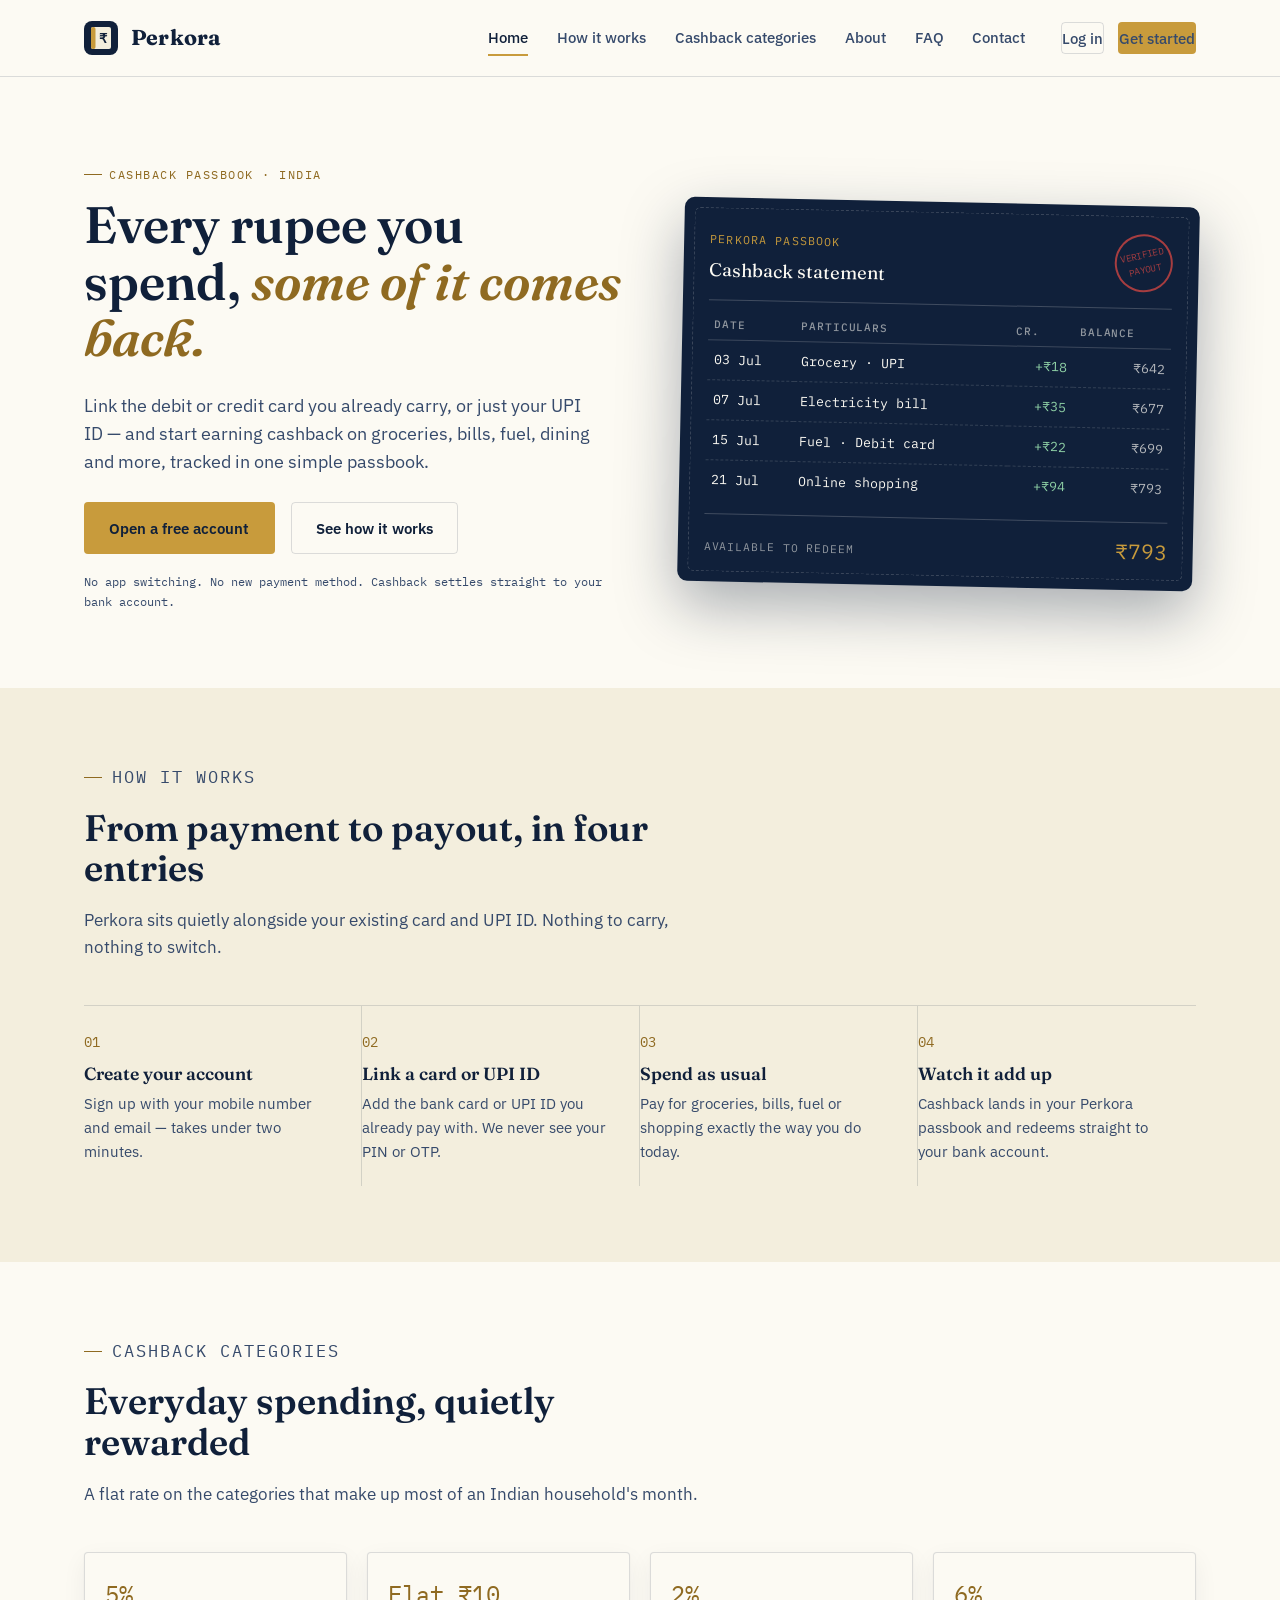
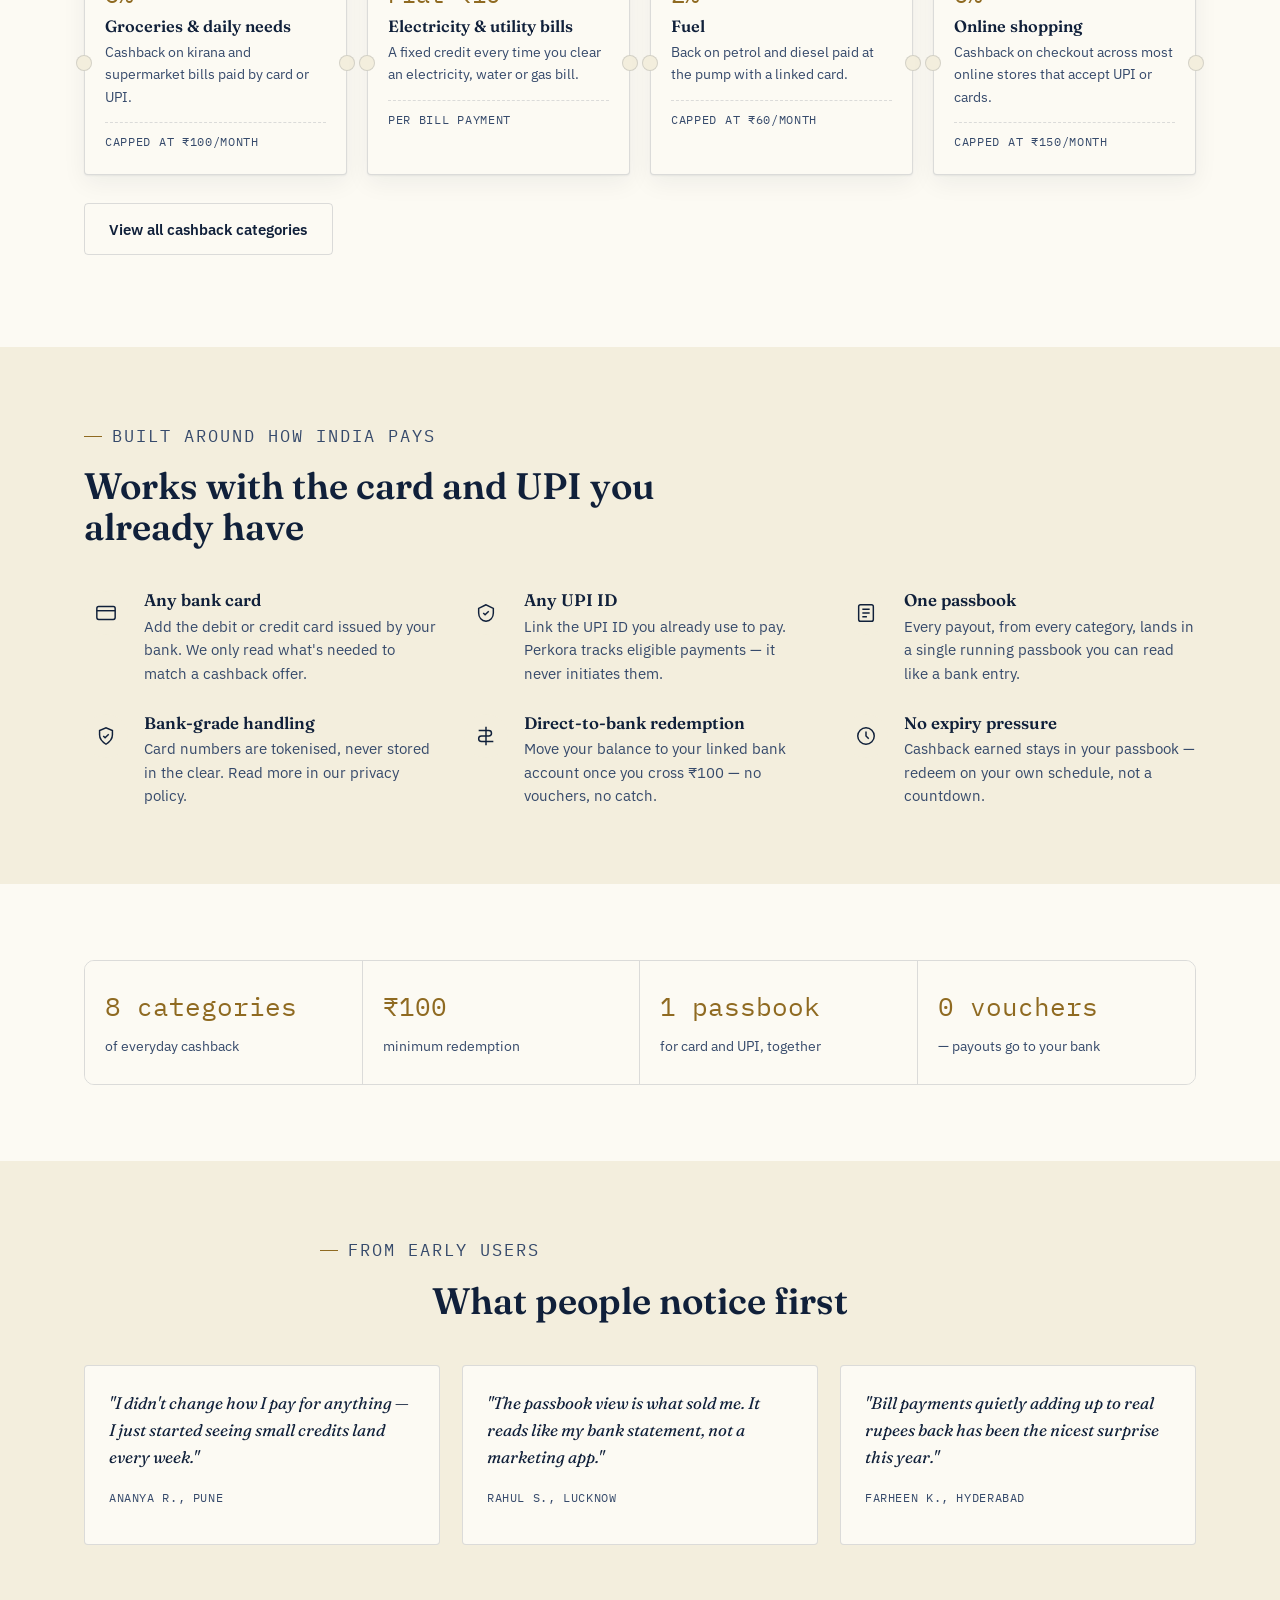
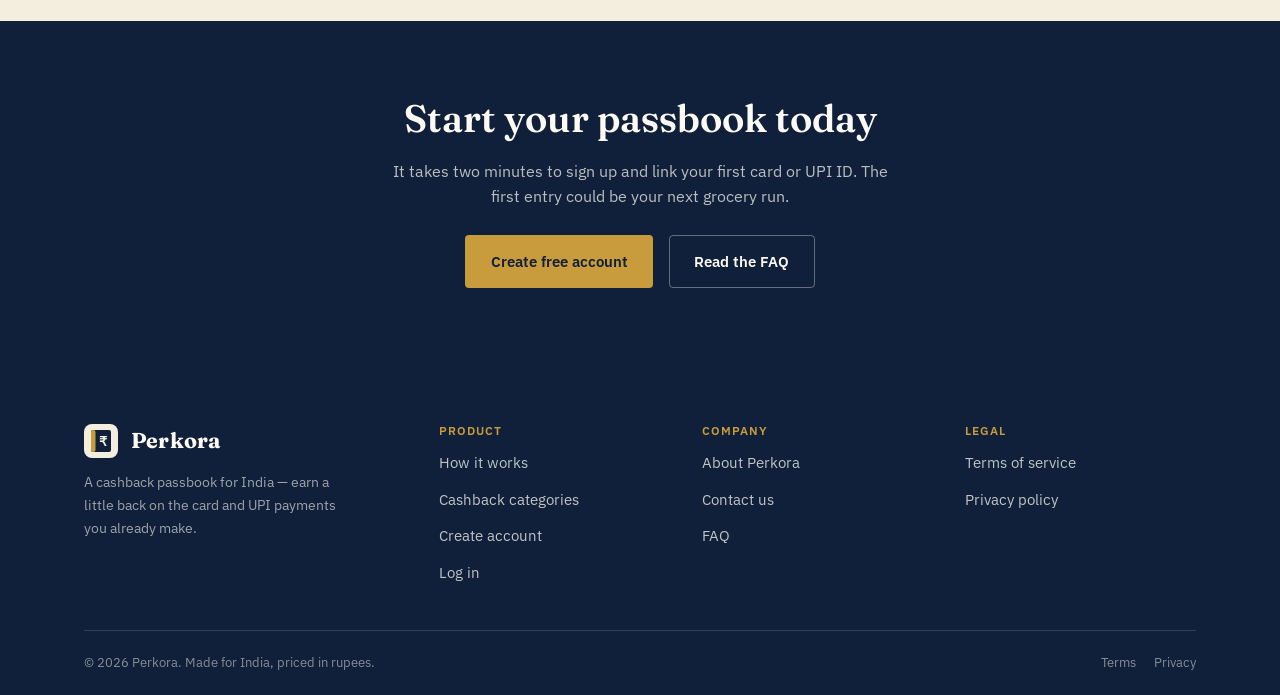
<file: index.html>
<!DOCTYPE html>
<html lang="en-IN">
<head>
<meta charset="UTF-8">
<meta name="viewport" content="width=device-width, initial-scale=1.0">
<title>Perkora — Earn cashback on every card &amp; UPI payment</title>
<meta name="description" content="Perkora is a cashback passbook for India. Link a bank card or UPI ID and earn rupees back on groceries, bills, fuel, dining, shopping and more.">
<meta name="theme-color" content="#10203A">
<meta name="robots" content="index, follow">
<link rel="canonical" href="https://www.perkora.in/">
<meta property="og:type" content="website">
<meta property="og:site_name" content="Perkora">
<meta property="og:title" content="Perkora — Earn cashback on every card & UPI payment">
<meta property="og:description" content="Link a bank card or UPI ID and earn rupees back on everyday spending across India.">
<meta property="og:locale" content="en_IN">
<meta name="twitter:card" content="summary">
<link rel="icon" type="image/svg+xml" href="favicon.svg">
<link rel="stylesheet" href="styles.css">
</head>
<body>
<a class="skip-link" href="#main">Skip to content</a>

<header class="site-header">
  <div class="wrap">
    <a href="index.html" class="brand">
      <span class="brand-mark" aria-hidden="true"><svg viewBox="0 0 34 34" xmlns="http://www.w3.org/2000/svg"><rect width="34" height="34" rx="8" fill="#10203A"/><rect x="7" y="6" width="20" height="22" rx="2" fill="#F3EEDD"/><rect x="7" y="6" width="4.5" height="22" rx="2" fill="#C89B3C"/><text x="19" y="22" font-family="Georgia,serif" font-size="13" fill="#10203A" text-anchor="middle">₹</text></svg></span>
      Perkora
    </a>
    <nav class="main-nav" id="main-nav" aria-label="Primary">
      <ul>
        <li><a href="index.html" aria-current="page">Home</a></li>
        <li><a href="how-it-works.html">How it works</a></li>
        <li><a href="offers.html">Cashback categories</a></li>
        <li><a href="about.html">About</a></li>
        <li><a href="faq.html">FAQ</a></li>
        <li><a href="contact.html">Contact</a></li>
      </ul>
      <div class="header-actions">
        <a href="login.html" class="btn btn-outline btn-sm">Log in</a>
        <a href="signup.html" class="btn btn-gold btn-sm">Get started</a>
      </div>
    </nav>
    <button class="nav-toggle" aria-label="Toggle menu" aria-expanded="false" aria-controls="main-nav">
      <span></span><span></span><span></span>
    </button>
  </div>
</header>

<main id="main">

  <section class="hero">
    <div class="wrap">
      <div>
        <p class="eyebrow">Cashback passbook · India</p>
        <h1>Every rupee you spend, <em>some of it comes back.</em></h1>
        <p class="hero-lede">Link the debit or credit card you already carry, or just your UPI ID — and start earning cashback on groceries, bills, fuel, dining and more, tracked in one simple passbook.</p>
        <div class="hero-ctas">
          <a href="signup.html" class="btn btn-gold">Open a free account</a>
          <a href="how-it-works.html" class="btn btn-outline">See how it works</a>
        </div>
        <p class="hero-fine">No app switching. No new payment method. Cashback settles straight to your bank account.</p>
      </div>

      <div class="passbook" aria-hidden="true">
        <div class="passbook-head">
          <div>
            <span class="label">Perkora Passbook</span>
            <div class="name">Cashback statement</div>
          </div>
          <div class="passbook-stamp">Verified<br>Payout</div>
        </div>
        <table class="ledger">
          <thead>
            <tr><th>Date</th><th>Particulars</th><th>Cr.</th><th>Balance</th></tr>
          </thead>
          <tbody>
            <tr><td>03 Jul</td><td>Grocery · UPI</td><td class="credit">+₹18</td><td class="bal">₹642</td></tr>
            <tr><td>07 Jul</td><td>Electricity bill</td><td class="credit">+₹35</td><td class="bal">₹677</td></tr>
            <tr><td>15 Jul</td><td>Fuel · Debit card</td><td class="credit">+₹22</td><td class="bal">₹699</td></tr>
            <tr><td>21 Jul</td><td>Online shopping</td><td class="credit">+₹94</td><td class="bal">₹793</td></tr>
          </tbody>
        </table>
        <div class="passbook-foot">
          <span class="k">Available to redeem</span>
          <span class="v">₹793</span>
        </div>
      </div>
    </div>
  </section>

  <section class="band-paper">
    <div class="wrap">
      <div class="section-head">
        <p class="eyebrow">How it works</p>
        <h2>From payment to payout, in four entries</h2>
        <p>Perkora sits quietly alongside your existing card and UPI ID. Nothing to carry, nothing to switch.</p>
      </div>
      <div class="steps">
        <div class="step">
          <span class="num">01</span>
          <h3>Create your account</h3>
          <p>Sign up with your mobile number and email — takes under two minutes.</p>
        </div>
        <div class="step">
          <span class="num">02</span>
          <h3>Link a card or UPI ID</h3>
          <p>Add the bank card or UPI ID you already pay with. We never see your PIN or OTP.</p>
        </div>
        <div class="step">
          <span class="num">03</span>
          <h3>Spend as usual</h3>
          <p>Pay for groceries, bills, fuel or shopping exactly the way you do today.</p>
        </div>
        <div class="step">
          <span class="num">04</span>
          <h3>Watch it add up</h3>
          <p>Cashback lands in your Perkora passbook and redeems straight to your bank account.</p>
        </div>
      </div>
    </div>
  </section>

  <section>
    <div class="wrap">
      <div class="section-head">
        <p class="eyebrow">Cashback categories</p>
        <h2>Everyday spending, quietly rewarded</h2>
        <p>A flat rate on the categories that make up most of an Indian household's month.</p>
      </div>
      <div class="offer-grid">
        <div class="coupon">
          <span class="pct">5%</span>
          <h3>Groceries &amp; daily needs</h3>
          <p>Cashback on kirana and supermarket bills paid by card or UPI.</p>
          <p class="tear">Capped at ₹100/month</p>
        </div>
        <div class="coupon">
          <span class="pct">Flat ₹10</span>
          <h3>Electricity &amp; utility bills</h3>
          <p>A fixed credit every time you clear an electricity, water or gas bill.</p>
          <p class="tear">Per bill payment</p>
        </div>
        <div class="coupon">
          <span class="pct">2%</span>
          <h3>Fuel</h3>
          <p>Back on petrol and diesel paid at the pump with a linked card.</p>
          <p class="tear">Capped at ₹60/month</p>
        </div>
        <div class="coupon">
          <span class="pct">6%</span>
          <h3>Online shopping</h3>
          <p>Cashback on checkout across most online stores that accept UPI or cards.</p>
          <p class="tear">Capped at ₹150/month</p>
        </div>
      </div>
      <p style="margin-top:28px;"><a href="offers.html" class="btn btn-outline">View all cashback categories</a></p>
    </div>
  </section>

  <section class="band-paper">
    <div class="wrap">
      <div class="section-head">
        <p class="eyebrow">Built around how India pays</p>
        <h2>Works with the card and UPI you already have</h2>
      </div>
      <div class="feature-grid">
        <div class="feature">
          <span class="ico" aria-hidden="true">
            <svg viewBox="0 0 24 24" fill="none" xmlns="http://www.w3.org/2000/svg"><rect x="2" y="5" width="20" height="14" rx="2" stroke="currentColor" stroke-width="1.6"/><path d="M2 9.5H22" stroke="currentColor" stroke-width="1.6"/></svg>
          </span>
          <div>
            <h3>Any bank card</h3>
            <p>Add the debit or credit card issued by your bank. We only read what's needed to match a cashback offer.</p>
          </div>
        </div>
        <div class="feature">
          <span class="ico" aria-hidden="true">
            <svg viewBox="0 0 24 24" fill="none" xmlns="http://www.w3.org/2000/svg"><path d="M12 3L4 7v5c0 5 3.4 8.4 8 9 4.6-.6 8-4 8-9V7l-8-4z" stroke="currentColor" stroke-width="1.6"/><path d="M9 12l2 2 4-4" stroke="currentColor" stroke-width="1.6"/></svg>
          </span>
          <div>
            <h3>Any UPI ID</h3>
            <p>Link the UPI ID you already use to pay. Perkora tracks eligible payments — it never initiates them.</p>
          </div>
        </div>
        <div class="feature">
          <span class="ico" aria-hidden="true">
            <svg viewBox="0 0 24 24" fill="none" xmlns="http://www.w3.org/2000/svg"><rect x="4" y="3" width="16" height="18" rx="2" stroke="currentColor" stroke-width="1.6"/><path d="M8 8h8M8 12h8M8 16h5" stroke="currentColor" stroke-width="1.6"/></svg>
          </span>
          <div>
            <h3>One passbook</h3>
            <p>Every payout, from every category, lands in a single running passbook you can read like a bank entry.</p>
          </div>
        </div>
        <div class="feature">
          <span class="ico" aria-hidden="true">
            <svg viewBox="0 0 24 24" fill="none" xmlns="http://www.w3.org/2000/svg"><path d="M12 21s-7-4.4-7-10V6l7-3 7 3v5c0 5.6-7 10-7 10z" stroke="currentColor" stroke-width="1.6"/><path d="M9 12l2 2 4-4" stroke="currentColor" stroke-width="1.6"/></svg>
          </span>
          <div>
            <h3>Bank-grade handling</h3>
            <p>Card numbers are tokenised, never stored in the clear. Read more in our privacy policy.</p>
          </div>
        </div>
        <div class="feature">
          <span class="ico" aria-hidden="true">
            <svg viewBox="0 0 24 24" fill="none" xmlns="http://www.w3.org/2000/svg"><path d="M12 2v20M4 6h11a3 3 0 010 6H7a3 3 0 000 6h13" stroke="currentColor" stroke-width="1.6"/></svg>
          </span>
          <div>
            <h3>Direct-to-bank redemption</h3>
            <p>Move your balance to your linked bank account once you cross ₹100 — no vouchers, no catch.</p>
          </div>
        </div>
        <div class="feature">
          <span class="ico" aria-hidden="true">
            <svg viewBox="0 0 24 24" fill="none" xmlns="http://www.w3.org/2000/svg"><circle cx="12" cy="12" r="9" stroke="currentColor" stroke-width="1.6"/><path d="M12 7v5l3 3" stroke="currentColor" stroke-width="1.6"/></svg>
          </span>
          <div>
            <h3>No expiry pressure</h3>
            <p>Cashback earned stays in your passbook — redeem on your own schedule, not a countdown.</p>
          </div>
        </div>
      </div>
    </div>
  </section>

  <section>
    <div class="wrap">
      <div class="stats">
        <div class="stat"><span class="v">8 categories</span><span class="l">of everyday cashback</span></div>
        <div class="stat"><span class="v">₹100</span><span class="l">minimum redemption</span></div>
        <div class="stat"><span class="v">1 passbook</span><span class="l">for card and UPI, together</span></div>
        <div class="stat"><span class="v">0 vouchers</span><span class="l">— payouts go to your bank</span></div>
      </div>
    </div>
  </section>

  <section class="band-paper">
    <div class="wrap">
      <div class="section-head center">
        <p class="eyebrow">From early users</p>
        <h2>What people notice first</h2>
      </div>
      <div class="quote-grid">
        <div class="quote">
          <p class="text">"I didn't change how I pay for anything — I just started seeing small credits land every week."</p>
          <p class="who">Ananya R., Pune</p>
        </div>
        <div class="quote">
          <p class="text">"The passbook view is what sold me. It reads like my bank statement, not a marketing app."</p>
          <p class="who">Rahul S., Lucknow</p>
        </div>
        <div class="quote">
          <p class="text">"Bill payments quietly adding up to real rupees back has been the nicest surprise this year."</p>
          <p class="who">Farheen K., Hyderabad</p>
        </div>
      </div>
    </div>
  </section>

  <section class="cta-band">
    <div class="wrap">
      <h2>Start your passbook today</h2>
      <p>It takes two minutes to sign up and link your first card or UPI ID. The first entry could be your next grocery run.</p>
      <div class="cta-actions">
        <a href="signup.html" class="btn btn-gold">Create free account</a>
        <a href="faq.html" class="btn btn-outline on-dark">Read the FAQ</a>
      </div>
    </div>
  </section>

</main>

<footer class="site-footer">
  <div class="wrap">
    <div class="footer-top">
      <div class="footer-brand">
        <a href="index.html" class="brand">
          <span class="brand-mark" aria-hidden="true"><svg viewBox="0 0 34 34" xmlns="http://www.w3.org/2000/svg"><rect width="34" height="34" rx="8" fill="#F3EEDD"/><rect x="7" y="6" width="20" height="22" rx="2" fill="#10203A"/><rect x="7" y="6" width="4.5" height="22" rx="2" fill="#C89B3C"/><text x="19" y="22" font-family="Georgia,serif" font-size="13" fill="#F3EEDD" text-anchor="middle">₹</text></svg></span>
          Perkora
        </a>
        <p>A cashback passbook for India — earn a little back on the card and UPI payments you already make.</p>
      </div>
      <div class="footer-col">
        <h4>Product</h4>
        <ul>
          <li><a href="how-it-works.html">How it works</a></li>
          <li><a href="offers.html">Cashback categories</a></li>
          <li><a href="signup.html">Create account</a></li>
          <li><a href="login.html">Log in</a></li>
        </ul>
      </div>
      <div class="footer-col">
        <h4>Company</h4>
        <ul>
          <li><a href="about.html">About Perkora</a></li>
          <li><a href="contact.html">Contact us</a></li>
          <li><a href="faq.html">FAQ</a></li>
        </ul>
      </div>
      <div class="footer-col">
        <h4>Legal</h4>
        <ul>
          <li><a href="terms.html">Terms of service</a></li>
          <li><a href="privacy.html">Privacy policy</a></li>
        </ul>
      </div>
    </div>
    <div class="footer-bottom">
      <span>© 2026 Perkora. Made for India, priced in rupees.</span>
      <div class="legal-links">
        <a href="terms.html">Terms</a>
        <a href="privacy.html">Privacy</a>
      </div>
    </div>
  </div>
</footer>

<script src="script.js"></script>
</body>
</html>
</file>
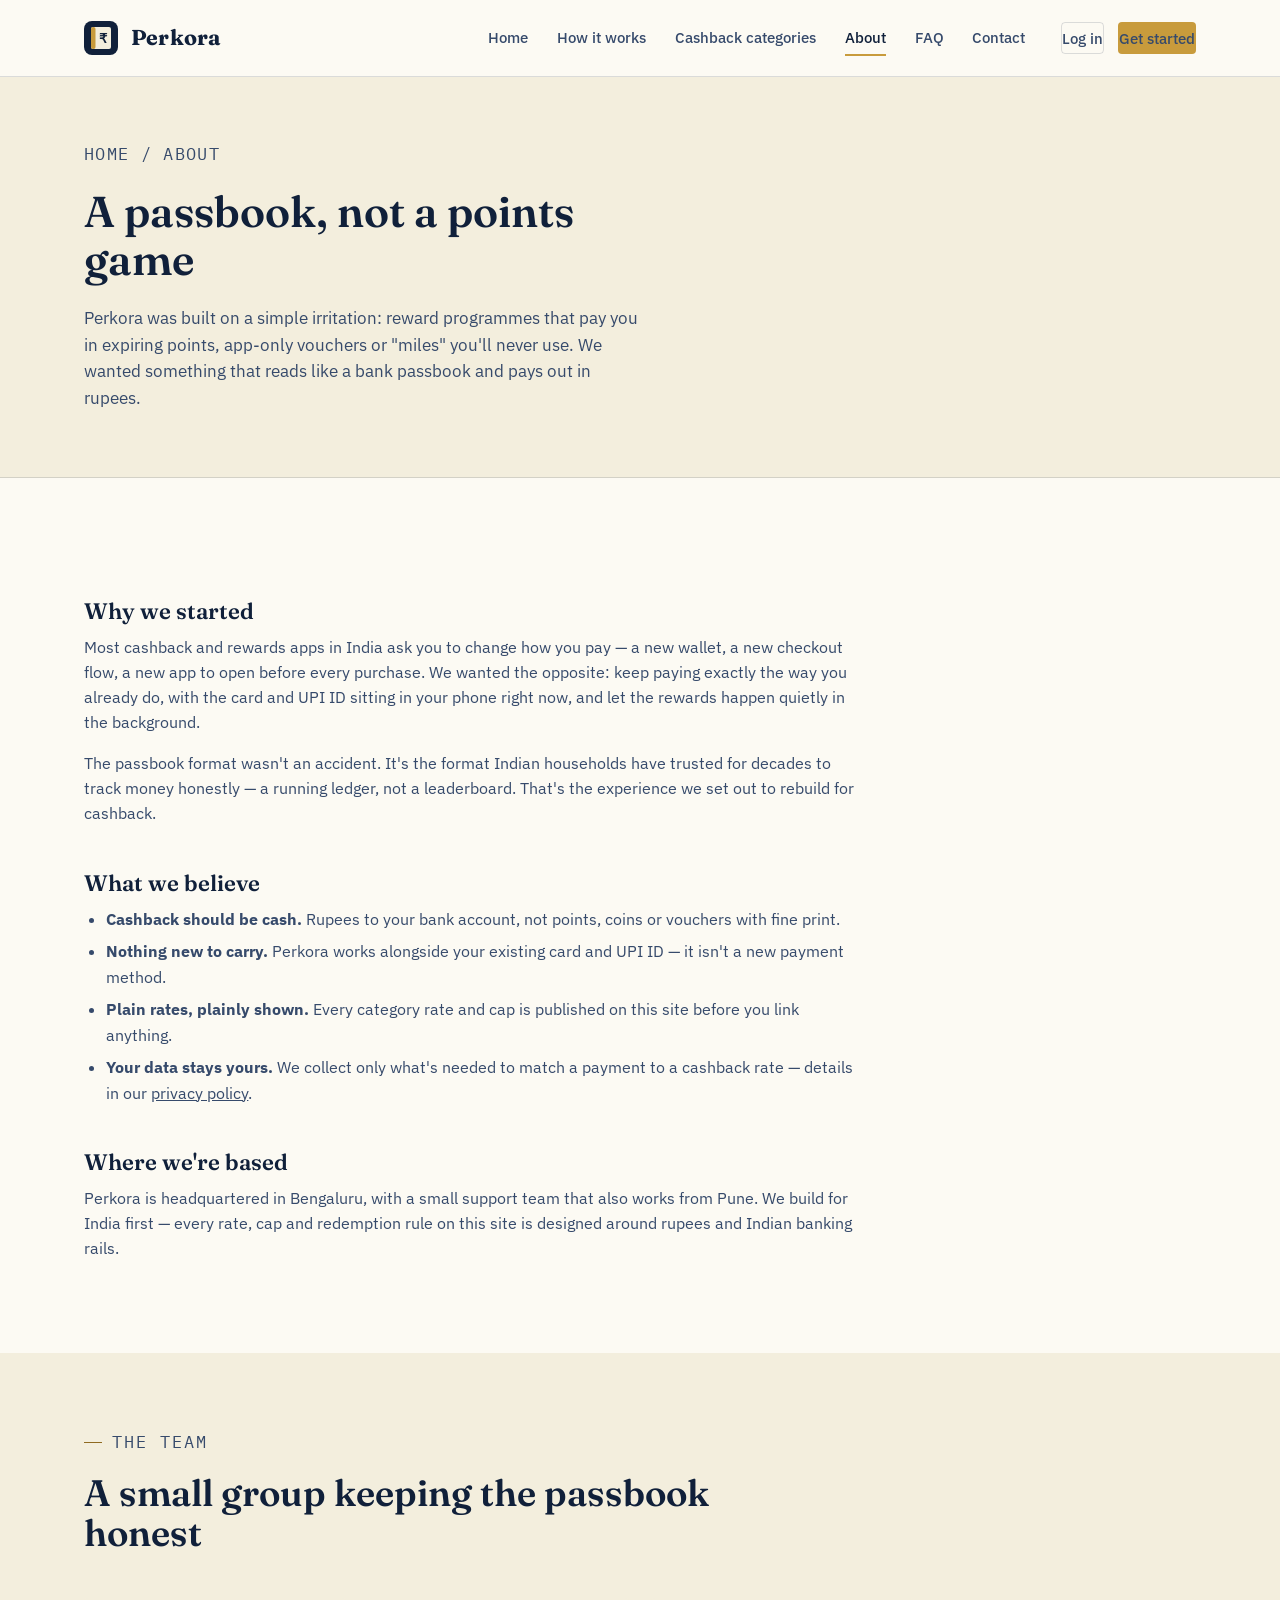
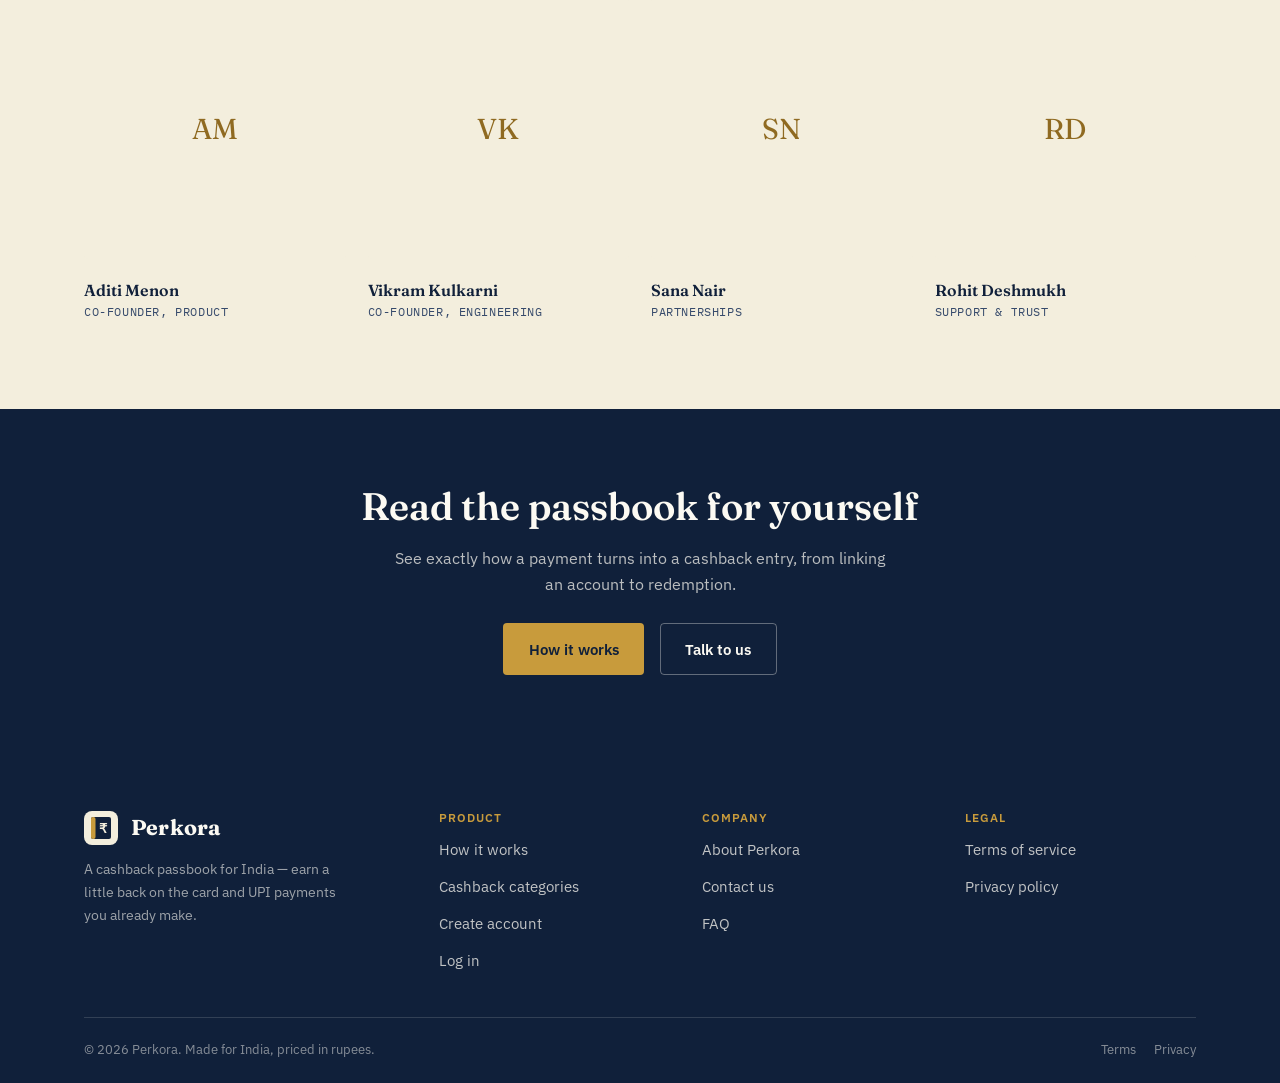
<file: about.html>
<!DOCTYPE html>
<html lang="en-IN">
<head>
<meta charset="UTF-8">
<meta name="viewport" content="width=device-width, initial-scale=1.0">
<title>About Perkora</title>
<meta name="description" content="Perkora is an India-first cashback passbook, built to turn everyday card and UPI spending into rupees back — no vouchers, no expiry games.">
<meta name="theme-color" content="#10203A">
<meta name="robots" content="index, follow">
<link rel="canonical" href="https://www.perkora.in/about.html">
<link rel="icon" type="image/svg+xml" href="favicon.svg">
<link rel="stylesheet" href="styles.css">
</head>
<body>
<a class="skip-link" href="#main">Skip to content</a>

<header class="site-header">
  <div class="wrap">
    <a href="index.html" class="brand">
      <span class="brand-mark" aria-hidden="true"><svg viewBox="0 0 34 34" xmlns="http://www.w3.org/2000/svg"><rect width="34" height="34" rx="8" fill="#10203A"/><rect x="7" y="6" width="20" height="22" rx="2" fill="#F3EEDD"/><rect x="7" y="6" width="4.5" height="22" rx="2" fill="#C89B3C"/><text x="19" y="22" font-family="Georgia,serif" font-size="13" fill="#10203A" text-anchor="middle">₹</text></svg></span>
      Perkora
    </a>
    <nav class="main-nav" id="main-nav" aria-label="Primary">
      <ul>
        <li><a href="index.html">Home</a></li>
        <li><a href="how-it-works.html">How it works</a></li>
        <li><a href="offers.html">Cashback categories</a></li>
        <li><a href="about.html" aria-current="page">About</a></li>
        <li><a href="faq.html">FAQ</a></li>
        <li><a href="contact.html">Contact</a></li>
      </ul>
      <div class="header-actions">
        <a href="login.html" class="btn btn-outline btn-sm">Log in</a>
        <a href="signup.html" class="btn btn-gold btn-sm">Get started</a>
      </div>
    </nav>
    <button class="nav-toggle" aria-label="Toggle menu" aria-expanded="false" aria-controls="main-nav">
      <span></span><span></span><span></span>
    </button>
  </div>
</header>

<main id="main">

  <section class="page-hero">
    <div class="wrap">
      <p class="breadcrumbs"><a href="index.html">Home</a> / About</p>
      <h1>A passbook, not a points game</h1>
      <p>Perkora was built on a simple irritation: reward programmes that pay you in expiring points, app-only vouchers or "miles" you'll never use. We wanted something that reads like a bank passbook and pays out in rupees.</p>
    </div>
  </section>

  <section>
    <div class="wrap">
      <div class="prose">
        <h2>Why we started</h2>
        <p>Most cashback and rewards apps in India ask you to change how you pay — a new wallet, a new checkout flow, a new app to open before every purchase. We wanted the opposite: keep paying exactly the way you already do, with the card and UPI ID sitting in your phone right now, and let the rewards happen quietly in the background.</p>
        <p>The passbook format wasn't an accident. It's the format Indian households have trusted for decades to track money honestly — a running ledger, not a leaderboard. That's the experience we set out to rebuild for cashback.</p>

        <h2>What we believe</h2>
        <ul>
          <li><strong>Cashback should be cash.</strong> Rupees to your bank account, not points, coins or vouchers with fine print.</li>
          <li><strong>Nothing new to carry.</strong> Perkora works alongside your existing card and UPI ID — it isn't a new payment method.</li>
          <li><strong>Plain rates, plainly shown.</strong> Every category rate and cap is published on this site before you link anything.</li>
          <li><strong>Your data stays yours.</strong> We collect only what's needed to match a payment to a cashback rate — details in our <a href="privacy.html">privacy policy</a>.</li>
        </ul>

        <h2>Where we're based</h2>
        <p>Perkora is headquartered in Bengaluru, with a small support team that also works from Pune. We build for India first — every rate, cap and redemption rule on this site is designed around rupees and Indian banking rails.</p>
      </div>
    </div>
  </section>

  <section class="band-paper">
    <div class="wrap">
      <div class="section-head">
        <p class="eyebrow">The team</p>
        <h2>A small group keeping the passbook honest</h2>
      </div>
      <div class="team-grid">
        <div class="team-card">
          <div class="avatar" aria-hidden="true">AM</div>
          <h3>Aditi Menon</h3>
          <p class="role">Co-founder, product</p>
        </div>
        <div class="team-card">
          <div class="avatar" aria-hidden="true">VK</div>
          <h3>Vikram Kulkarni</h3>
          <p class="role">Co-founder, engineering</p>
        </div>
        <div class="team-card">
          <div class="avatar" aria-hidden="true">SN</div>
          <h3>Sana Nair</h3>
          <p class="role">Partnerships</p>
        </div>
        <div class="team-card">
          <div class="avatar" aria-hidden="true">RD</div>
          <h3>Rohit Deshmukh</h3>
          <p class="role">Support &amp; trust</p>
        </div>
      </div>
    </div>
  </section>

  <section class="cta-band">
    <div class="wrap">
      <h2>Read the passbook for yourself</h2>
      <p>See exactly how a payment turns into a cashback entry, from linking an account to redemption.</p>
      <div class="cta-actions">
        <a href="how-it-works.html" class="btn btn-gold">How it works</a>
        <a href="contact.html" class="btn btn-outline on-dark">Talk to us</a>
      </div>
    </div>
  </section>

</main>

<footer class="site-footer">
  <div class="wrap">
    <div class="footer-top">
      <div class="footer-brand">
        <a href="index.html" class="brand">
          <span class="brand-mark" aria-hidden="true"><svg viewBox="0 0 34 34" xmlns="http://www.w3.org/2000/svg"><rect width="34" height="34" rx="8" fill="#F3EEDD"/><rect x="7" y="6" width="20" height="22" rx="2" fill="#10203A"/><rect x="7" y="6" width="4.5" height="22" rx="2" fill="#C89B3C"/><text x="19" y="22" font-family="Georgia,serif" font-size="13" fill="#F3EEDD" text-anchor="middle">₹</text></svg></span>
          Perkora
        </a>
        <p>A cashback passbook for India — earn a little back on the card and UPI payments you already make.</p>
      </div>
      <div class="footer-col">
        <h4>Product</h4>
        <ul>
          <li><a href="how-it-works.html">How it works</a></li>
          <li><a href="offers.html">Cashback categories</a></li>
          <li><a href="signup.html">Create account</a></li>
          <li><a href="login.html">Log in</a></li>
        </ul>
      </div>
      <div class="footer-col">
        <h4>Company</h4>
        <ul>
          <li><a href="about.html">About Perkora</a></li>
          <li><a href="contact.html">Contact us</a></li>
          <li><a href="faq.html">FAQ</a></li>
        </ul>
      </div>
      <div class="footer-col">
        <h4>Legal</h4>
        <ul>
          <li><a href="terms.html">Terms of service</a></li>
          <li><a href="privacy.html">Privacy policy</a></li>
        </ul>
      </div>
    </div>
    <div class="footer-bottom">
      <span>© 2026 Perkora. Made for India, priced in rupees.</span>
      <div class="legal-links">
        <a href="terms.html">Terms</a>
        <a href="privacy.html">Privacy</a>
      </div>
    </div>
  </div>
</footer>

<script src="script.js"></script>
</body>
</html>
</file>
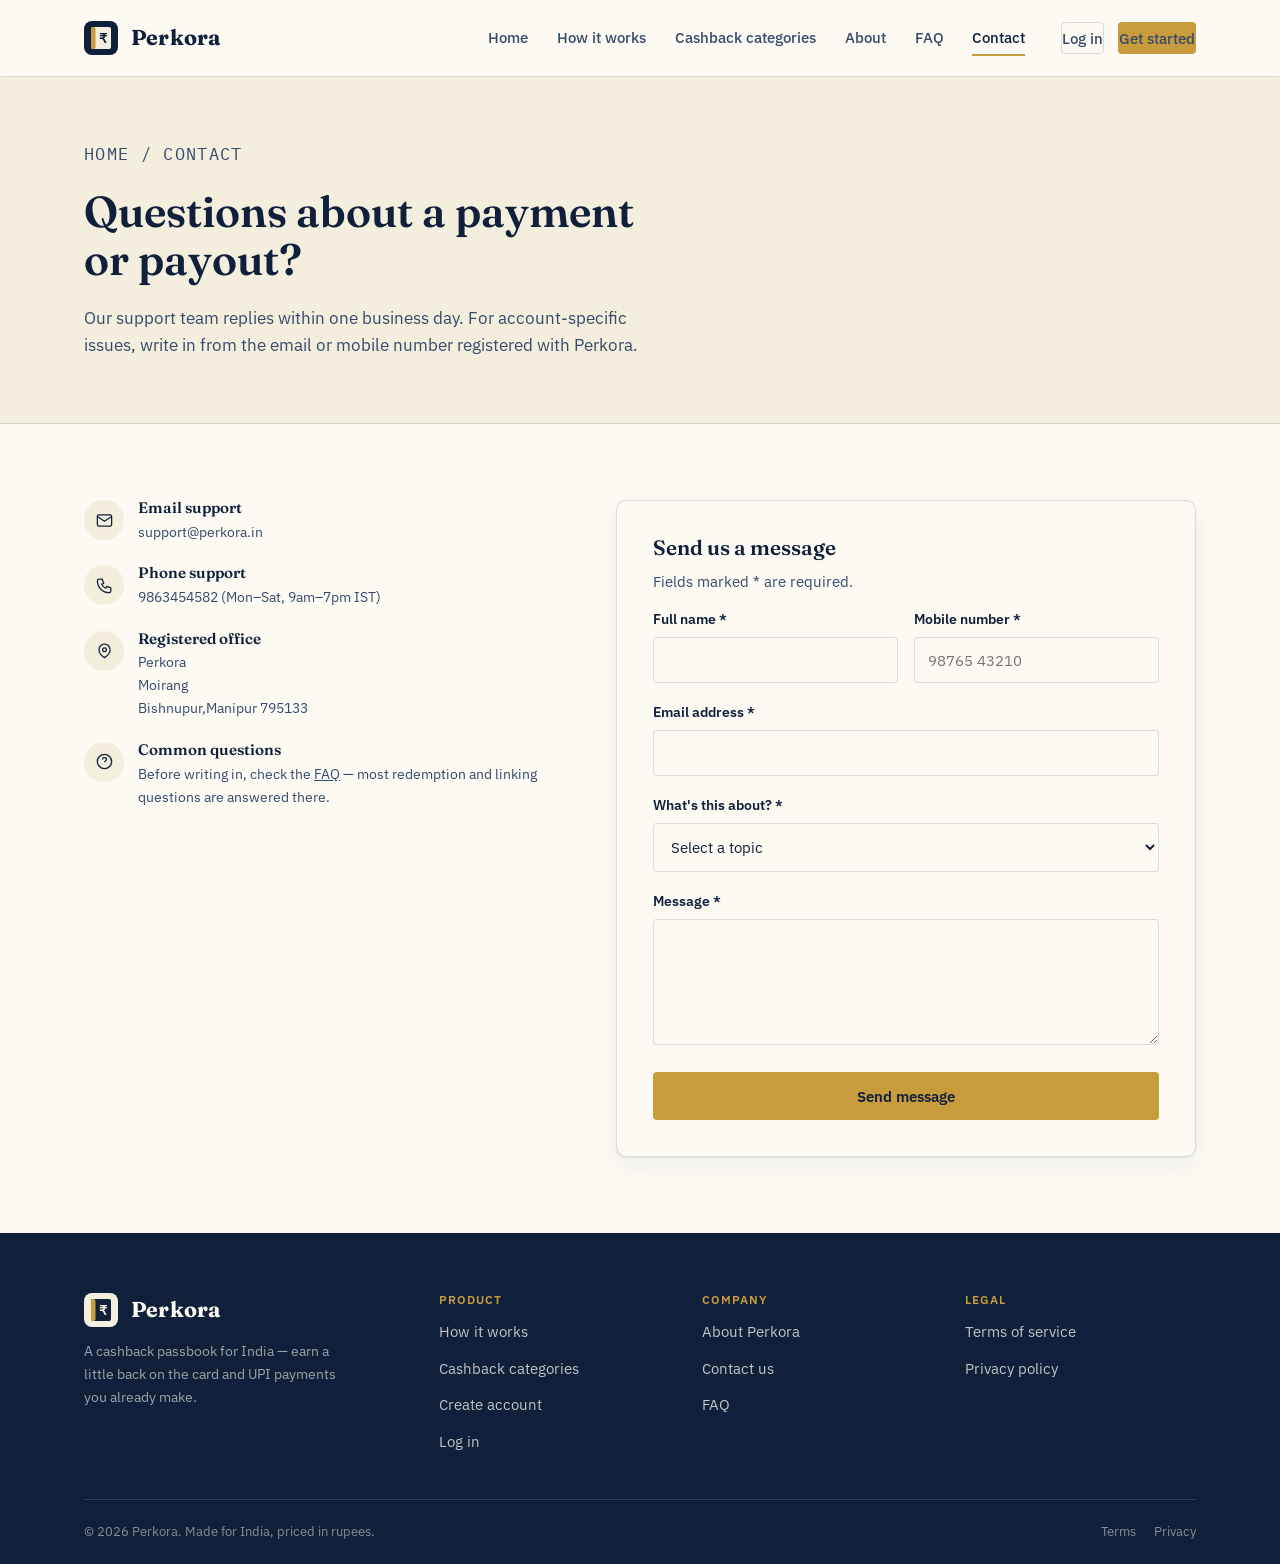
<file: contact.html>
<!DOCTYPE html>
<html lang="en-IN">
<head>
<meta charset="UTF-8">
<meta name="viewport" content="width=device-width, initial-scale=1.0">
<title>Contact us — Perkora</title>
<meta name="description" content="Get in touch with the Perkora support team for questions about cashback, redemptions, or your account.">
<meta name="theme-color" content="#10203A">
<meta name="robots" content="index, follow">
<link rel="canonical" href="https://www.perkora.in/contact.html">
<link rel="icon" type="image/svg+xml" href="favicon.svg">
<link rel="stylesheet" href="styles.css">
</head>
<body>
<a class="skip-link" href="#main">Skip to content</a>

<header class="site-header">
  <div class="wrap">
    <a href="index.html" class="brand">
      <span class="brand-mark" aria-hidden="true"><svg viewBox="0 0 34 34" xmlns="http://www.w3.org/2000/svg"><rect width="34" height="34" rx="8" fill="#10203A"/><rect x="7" y="6" width="20" height="22" rx="2" fill="#F3EEDD"/><rect x="7" y="6" width="4.5" height="22" rx="2" fill="#C89B3C"/><text x="19" y="22" font-family="Georgia,serif" font-size="13" fill="#10203A" text-anchor="middle">₹</text></svg></span>
      Perkora
    </a>
    <nav class="main-nav" id="main-nav" aria-label="Primary">
      <ul>
        <li><a href="index.html">Home</a></li>
        <li><a href="how-it-works.html">How it works</a></li>
        <li><a href="offers.html">Cashback categories</a></li>
        <li><a href="about.html">About</a></li>
        <li><a href="faq.html">FAQ</a></li>
        <li><a href="contact.html" aria-current="page">Contact</a></li>
      </ul>
      <div class="header-actions">
        <a href="login.html" class="btn btn-outline btn-sm">Log in</a>
        <a href="signup.html" class="btn btn-gold btn-sm">Get started</a>
      </div>
    </nav>
    <button class="nav-toggle" aria-label="Toggle menu" aria-expanded="false" aria-controls="main-nav">
      <span></span><span></span><span></span>
    </button>
  </div>
</header>

<main id="main">

  <section class="page-hero">
    <div class="wrap">
      <p class="breadcrumbs"><a href="index.html">Home</a> / Contact</p>
      <h1>Questions about a payment or payout?</h1>
      <p>Our support team replies within one business day. For account-specific issues, write in from the email or mobile number registered with Perkora.</p>
    </div>
  </section>

  <section>
    <div class="wrap contact-grid">
      <div>
        <ul class="contact-info">
          <li>
            <span class="ico" aria-hidden="true"><svg viewBox="0 0 24 24" fill="none" xmlns="http://www.w3.org/2000/svg"><rect x="3" y="5" width="18" height="14" rx="2" stroke="currentColor" stroke-width="1.6"/><path d="M3 7l9 6 9-6" stroke="currentColor" stroke-width="1.6"/></svg></span>
            <div>
              <h3>Email support</h3>
              <p>support@perkora.in</p>
            </div>
          </li>
          <li>
            <span class="ico" aria-hidden="true"><svg viewBox="0 0 24 24" fill="none" xmlns="http://www.w3.org/2000/svg"><path d="M5 4h4l2 5-2.5 1.5a11 11 0 005 5L15 13l5 2v4a2 2 0 01-2 2C9.6 21 3 14.4 3 6a2 2 0 012-2z" stroke="currentColor" stroke-width="1.6"/></svg></span>
            <div>
              <h3>Phone support</h3>
              <p>9863454582  (Mon–Sat, 9am–7pm IST)</p>
            </div>
          </li>
          <li>
            <span class="ico" aria-hidden="true"><svg viewBox="0 0 24 24" fill="none" xmlns="http://www.w3.org/2000/svg"><path d="M12 21s-7-4.4-7-10a7 7 0 0114 0c0 5.6-7 10-7 10z" stroke="currentColor" stroke-width="1.6"/><circle cx="12" cy="11" r="2.4" stroke="currentColor" stroke-width="1.6"/></svg></span>
            <div>
              <h3>Registered office</h3>
              <p>Perkora <br>Moirang<br>Bishnupur,Manipur 795133</p>
            </div>
          </li>
          <li>
            <span class="ico" aria-hidden="true"><svg viewBox="0 0 24 24" fill="none" xmlns="http://www.w3.org/2000/svg"><circle cx="12" cy="12" r="9" stroke="currentColor" stroke-width="1.6"/><path d="M9.5 9.5a2.5 2.5 0 115 0c0 1.5-2.5 2-2.5 3.5M12 17h.01" stroke="currentColor" stroke-width="1.6"/></svg></span>
            <div>
              <h3>Common questions</h3>
              <p>Before writing in, check the <a href="faq.html">FAQ</a> — most redemption and linking questions are answered there.</p>
            </div>
          </li>
        </ul>
      </div>

      <div class="form-card">
        <h2 style="font-size:1.3rem;">Send us a message</h2>
        <p style="color:var(--ink-soft); font-size:.92rem;">Fields marked * are required.</p>
        <form data-demo-form data-demo-message="Thanks — this demo form doesn't send anywhere yet, but a real backend can be wired up to this exact layout.">
          <div class="field-row">
            <div class="field">
              <label for="name">Full name *</label>
              <input type="text" id="name" name="name" required autocomplete="name">
            </div>
            <div class="field">
              <label for="mobile">Mobile number *</label>
              <input type="tel" id="mobile" name="mobile" pattern="[6-9]{1}[0-9]{9}" placeholder="98765 43210" required autocomplete="tel">
            </div>
          </div>
          <div class="field">
            <label for="email">Email address *</label>
            <input type="email" id="email" name="email" required autocomplete="email">
          </div>
          <div class="field">
            <label for="topic">What's this about? *</label>
            <select id="topic" name="topic" required>
              <option value="">Select a topic</option>
              <option>Linking a card or UPI ID</option>
              <option>Missing cashback entry</option>
              <option>Redemption / payout</option>
              <option>Account access</option>
              <option>Something else</option>
            </select>
          </div>
          <div class="field">
            <label for="message">Message *</label>
            <textarea id="message" name="message" rows="5" required></textarea>
          </div>
          <button type="submit" class="btn btn-gold btn-block">Send message</button>
          <p class="form-note" role="status"></p>
        </form>
      </div>
    </div>
  </section>

</main>

<footer class="site-footer">
  <div class="wrap">
    <div class="footer-top">
      <div class="footer-brand">
        <a href="index.html" class="brand">
          <span class="brand-mark" aria-hidden="true"><svg viewBox="0 0 34 34" xmlns="http://www.w3.org/2000/svg"><rect width="34" height="34" rx="8" fill="#F3EEDD"/><rect x="7" y="6" width="20" height="22" rx="2" fill="#10203A"/><rect x="7" y="6" width="4.5" height="22" rx="2" fill="#C89B3C"/><text x="19" y="22" font-family="Georgia,serif" font-size="13" fill="#F3EEDD" text-anchor="middle">₹</text></svg></span>
          Perkora
        </a>
        <p>A cashback passbook for India — earn a little back on the card and UPI payments you already make.</p>
      </div>
      <div class="footer-col">
        <h4>Product</h4>
        <ul>
          <li><a href="how-it-works.html">How it works</a></li>
          <li><a href="offers.html">Cashback categories</a></li>
          <li><a href="signup.html">Create account</a></li>
          <li><a href="login.html">Log in</a></li>
        </ul>
      </div>
      <div class="footer-col">
        <h4>Company</h4>
        <ul>
          <li><a href="about.html">About Perkora</a></li>
          <li><a href="contact.html">Contact us</a></li>
          <li><a href="faq.html">FAQ</a></li>
        </ul>
      </div>
      <div class="footer-col">
        <h4>Legal</h4>
        <ul>
          <li><a href="terms.html">Terms of service</a></li>
          <li><a href="privacy.html">Privacy policy</a></li>
        </ul>
      </div>
    </div>
    <div class="footer-bottom">
      <span>© 2026 Perkora. Made for India, priced in rupees.</span>
      <div class="legal-links">
        <a href="terms.html">Terms</a>
        <a href="privacy.html">Privacy</a>
      </div>
    </div>
  </div>
</footer>

<script src="script.js"></script>
</body>
</html>
</file>
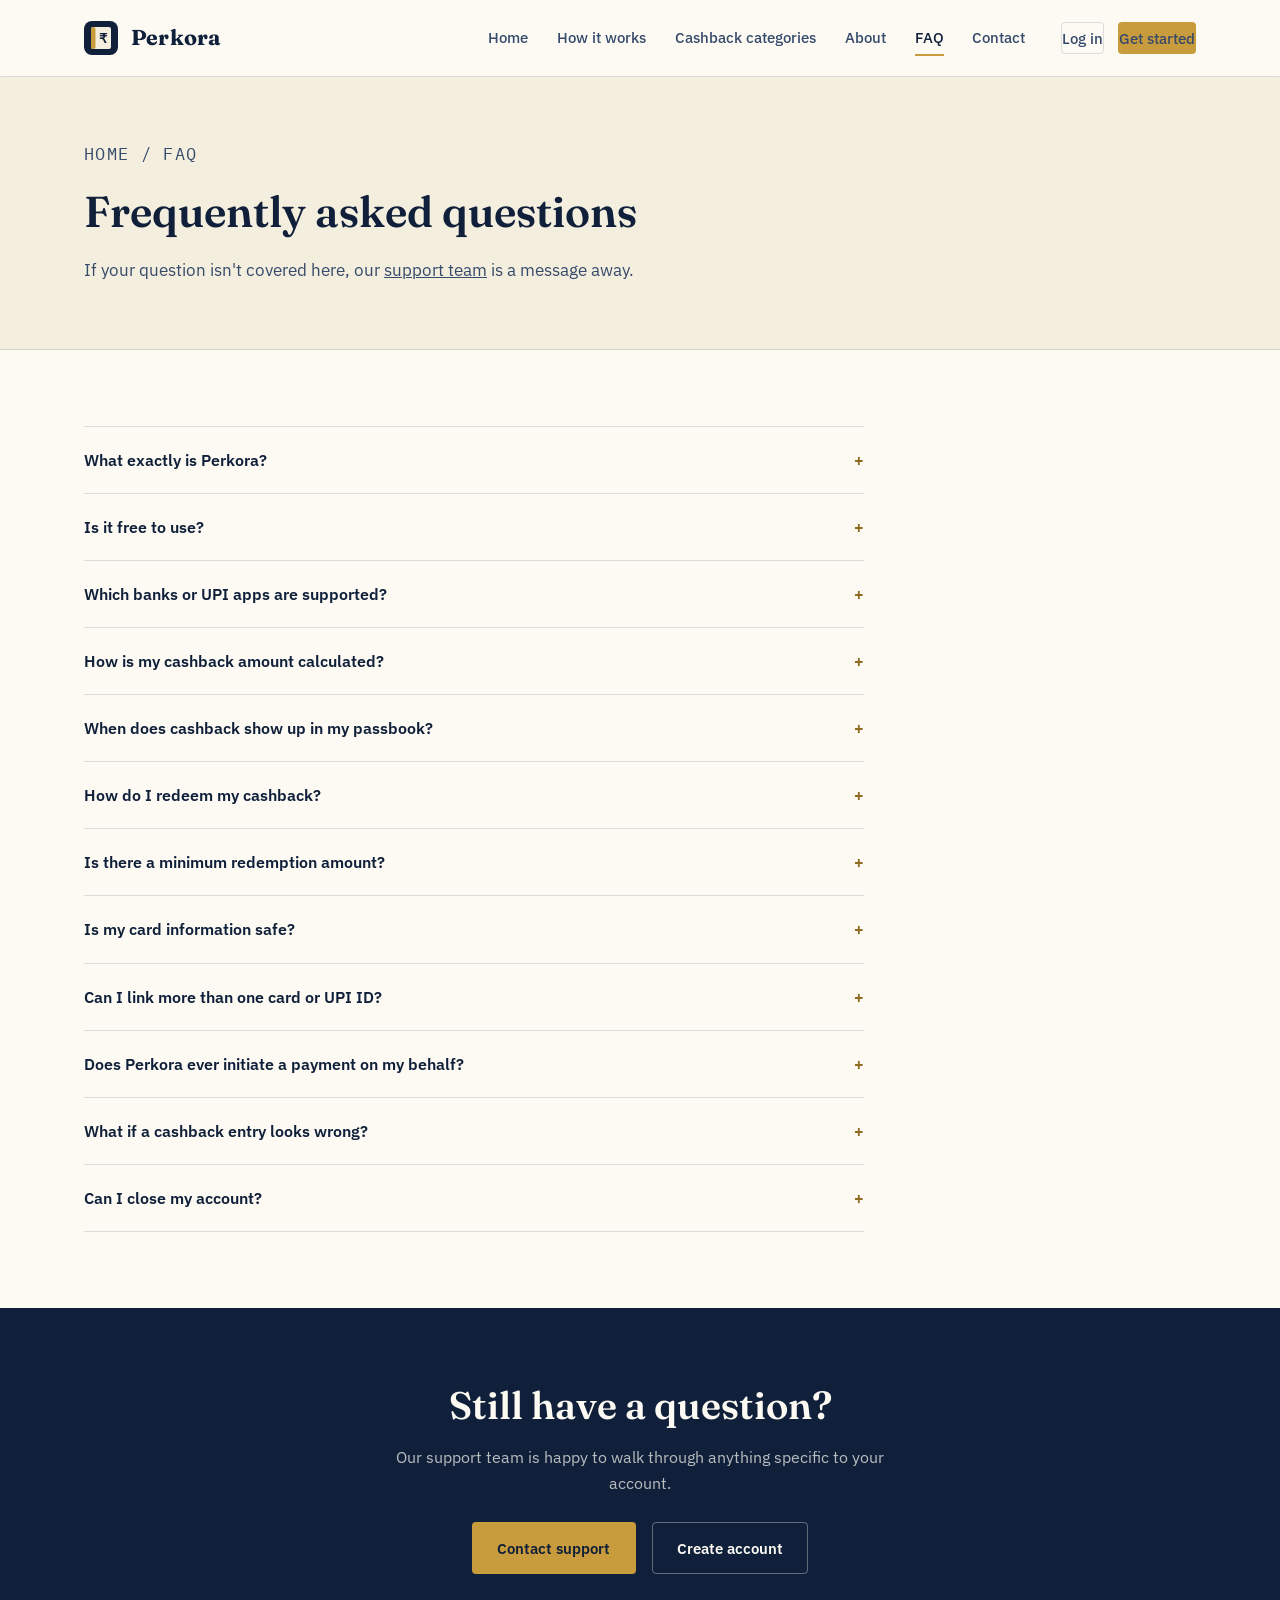
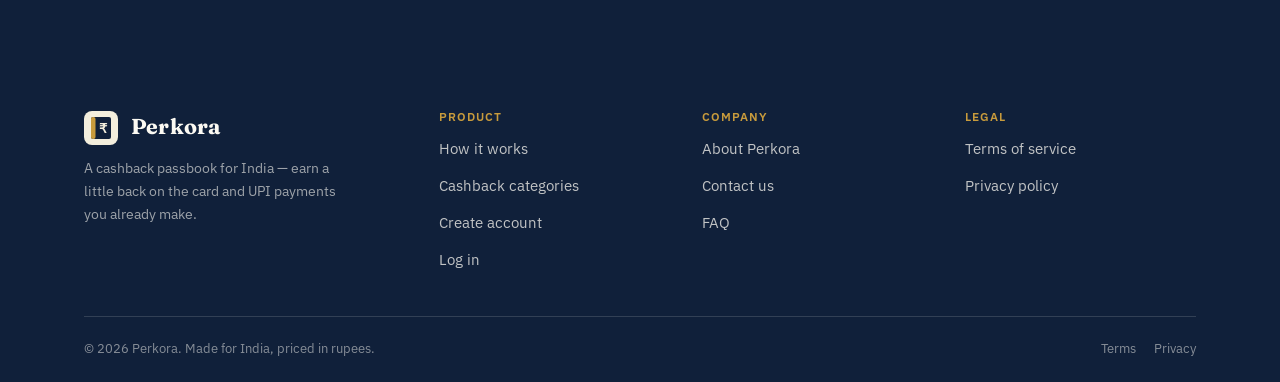
<file: faq.html>
<!DOCTYPE html>
<html lang="en-IN">
<head>
<meta charset="UTF-8">
<meta name="viewport" content="width=device-width, initial-scale=1.0">
<title>FAQ — Perkora</title>
<meta name="description" content="Answers to common questions about how Perkora's cashback works, which cards and UPI IDs are supported, redemption limits and account safety.">
<meta name="theme-color" content="#10203A">
<meta name="robots" content="index, follow">
<link rel="canonical" href="https://www.perkora.in/faq.html">
<link rel="icon" type="image/svg+xml" href="favicon.svg">
<link rel="stylesheet" href="styles.css">
</head>
<body>
<a class="skip-link" href="#main">Skip to content</a>

<header class="site-header">
  <div class="wrap">
    <a href="index.html" class="brand">
      <span class="brand-mark" aria-hidden="true"><svg viewBox="0 0 34 34" xmlns="http://www.w3.org/2000/svg"><rect width="34" height="34" rx="8" fill="#10203A"/><rect x="7" y="6" width="20" height="22" rx="2" fill="#F3EEDD"/><rect x="7" y="6" width="4.5" height="22" rx="2" fill="#C89B3C"/><text x="19" y="22" font-family="Georgia,serif" font-size="13" fill="#10203A" text-anchor="middle">₹</text></svg></span>
      Perkora
    </a>
    <nav class="main-nav" id="main-nav" aria-label="Primary">
      <ul>
        <li><a href="index.html">Home</a></li>
        <li><a href="how-it-works.html">How it works</a></li>
        <li><a href="offers.html">Cashback categories</a></li>
        <li><a href="about.html">About</a></li>
        <li><a href="faq.html" aria-current="page">FAQ</a></li>
        <li><a href="contact.html">Contact</a></li>
      </ul>
      <div class="header-actions">
        <a href="login.html" class="btn btn-outline btn-sm">Log in</a>
        <a href="signup.html" class="btn btn-gold btn-sm">Get started</a>
      </div>
    </nav>
    <button class="nav-toggle" aria-label="Toggle menu" aria-expanded="false" aria-controls="main-nav">
      <span></span><span></span><span></span>
    </button>
  </div>
</header>

<main id="main">

  <section class="page-hero">
    <div class="wrap">
      <p class="breadcrumbs"><a href="index.html">Home</a> / FAQ</p>
      <h1>Frequently asked questions</h1>
      <p>If your question isn't covered here, our <a href="contact.html">support team</a> is a message away.</p>
    </div>
  </section>

  <section>
    <div class="wrap">
      <div class="faq-list">
        <details class="faq-item">
          <summary>What exactly is Perkora?<span class="plus">+</span></summary>
          <p>Perkora is a cashback passbook for India. You link a bank card or UPI ID you already use, and eligible payments across categories like groceries, bills and fuel earn cashback that's credited to your Perkora account and redeemable to your bank.</p>
        </details>
        <details class="faq-item">
          <summary>Is it free to use?<span class="plus">+</span></summary>
          <p>Yes. Creating an account, linking a card or UPI ID, and earning cashback are all free. There's no subscription fee.</p>
        </details>
        <details class="faq-item">
          <summary>Which banks or UPI apps are supported?<span class="plus">+</span></summary>
          <p>Perkora works with any UPI ID and most major Indian bank debit and credit cards. You don't need to switch banks or install a new payment app — you keep using the one you already have.</p>
        </details>
        <details class="faq-item">
          <summary>How is my cashback amount calculated?<span class="plus">+</span></summary>
          <p>Each spending category has a published rate — either a percentage of the payment or a flat amount — shown on the <a href="offers.html">cashback categories</a> page. Rates apply up to a monthly cap per category.</p>
        </details>
        <details class="faq-item">
          <summary>When does cashback show up in my passbook?<span class="plus">+</span></summary>
          <p>Most entries appear within 24–48 hours of the underlying payment settling with your bank. Occasionally, bill payments and travel bookings can take a little longer to confirm.</p>
        </details>
        <details class="faq-item">
          <summary>How do I redeem my cashback?<span class="plus">+</span></summary>
          <p>Once your balance crosses ₹100, you can redeem it directly to the bank account linked to your card or UPI ID from your account dashboard. There are no vouchers or points — only rupees.</p>
        </details>
        <details class="faq-item">
          <summary>Is there a minimum redemption amount?<span class="plus">+</span></summary>
          <p>Yes, ₹100. Balances below that stay in your passbook and keep accumulating until you cross the threshold.</p>
        </details>
        <details class="faq-item">
          <summary>Is my card information safe?<span class="plus">+</span></summary>
          <p>Card numbers are tokenised the moment you enter them — Perkora stores a reference token, not the number itself, and never asks for your card PIN, UPI PIN, password or OTP. See our <a href="privacy.html">privacy policy</a> for full details.</p>
        </details>
        <details class="faq-item">
          <summary>Can I link more than one card or UPI ID?<span class="plus">+</span></summary>
          <p>Yes, you can link multiple cards and UPI IDs to a single Perkora account, and cashback from all of them lands in the same passbook.</p>
        </details>
        <details class="faq-item">
          <summary>Does Perkora ever initiate a payment on my behalf?<span class="plus">+</span></summary>
          <p>No. Perkora only observes whether a payment you made qualifies for cashback — it never has the ability to initiate, approve or move a payment.</p>
        </details>
        <details class="faq-item">
          <summary>What if a cashback entry looks wrong?<span class="plus">+</span></summary>
          <p>Reach out through the <a href="contact.html">contact page</a> with the transaction date and amount, and our support team will review it, usually within one business day.</p>
        </details>
        <details class="faq-item">
          <summary>Can I close my account?<span class="plus">+</span></summary>
          <p>Yes, anytime, from your account settings. Any redeemable balance is paid out before closure; unredeemed balances below ₹100 are forfeited on closure, as noted in our <a href="terms.html">terms of service</a>.</p>
        </details>
      </div>
    </div>
  </section>

  <section class="cta-band">
    <div class="wrap">
      <h2>Still have a question?</h2>
      <p>Our support team is happy to walk through anything specific to your account.</p>
      <div class="cta-actions">
        <a href="contact.html" class="btn btn-gold">Contact support</a>
        <a href="signup.html" class="btn btn-outline on-dark">Create account</a>
      </div>
    </div>
  </section>

</main>

<footer class="site-footer">
  <div class="wrap">
    <div class="footer-top">
      <div class="footer-brand">
        <a href="index.html" class="brand">
          <span class="brand-mark" aria-hidden="true"><svg viewBox="0 0 34 34" xmlns="http://www.w3.org/2000/svg"><rect width="34" height="34" rx="8" fill="#F3EEDD"/><rect x="7" y="6" width="20" height="22" rx="2" fill="#10203A"/><rect x="7" y="6" width="4.5" height="22" rx="2" fill="#C89B3C"/><text x="19" y="22" font-family="Georgia,serif" font-size="13" fill="#F3EEDD" text-anchor="middle">₹</text></svg></span>
          Perkora
        </a>
        <p>A cashback passbook for India — earn a little back on the card and UPI payments you already make.</p>
      </div>
      <div class="footer-col">
        <h4>Product</h4>
        <ul>
          <li><a href="how-it-works.html">How it works</a></li>
          <li><a href="offers.html">Cashback categories</a></li>
          <li><a href="signup.html">Create account</a></li>
          <li><a href="login.html">Log in</a></li>
        </ul>
      </div>
      <div class="footer-col">
        <h4>Company</h4>
        <ul>
          <li><a href="about.html">About Perkora</a></li>
          <li><a href="contact.html">Contact us</a></li>
          <li><a href="faq.html">FAQ</a></li>
        </ul>
      </div>
      <div class="footer-col">
        <h4>Legal</h4>
        <ul>
          <li><a href="terms.html">Terms of service</a></li>
          <li><a href="privacy.html">Privacy policy</a></li>
        </ul>
      </div>
    </div>
    <div class="footer-bottom">
      <span>© 2026 Perkora. Made for India, priced in rupees.</span>
      <div class="legal-links">
        <a href="terms.html">Terms</a>
        <a href="privacy.html">Privacy</a>
      </div>
    </div>
  </div>
</footer>

<script src="script.js"></script>
</body>
</html>
</file>
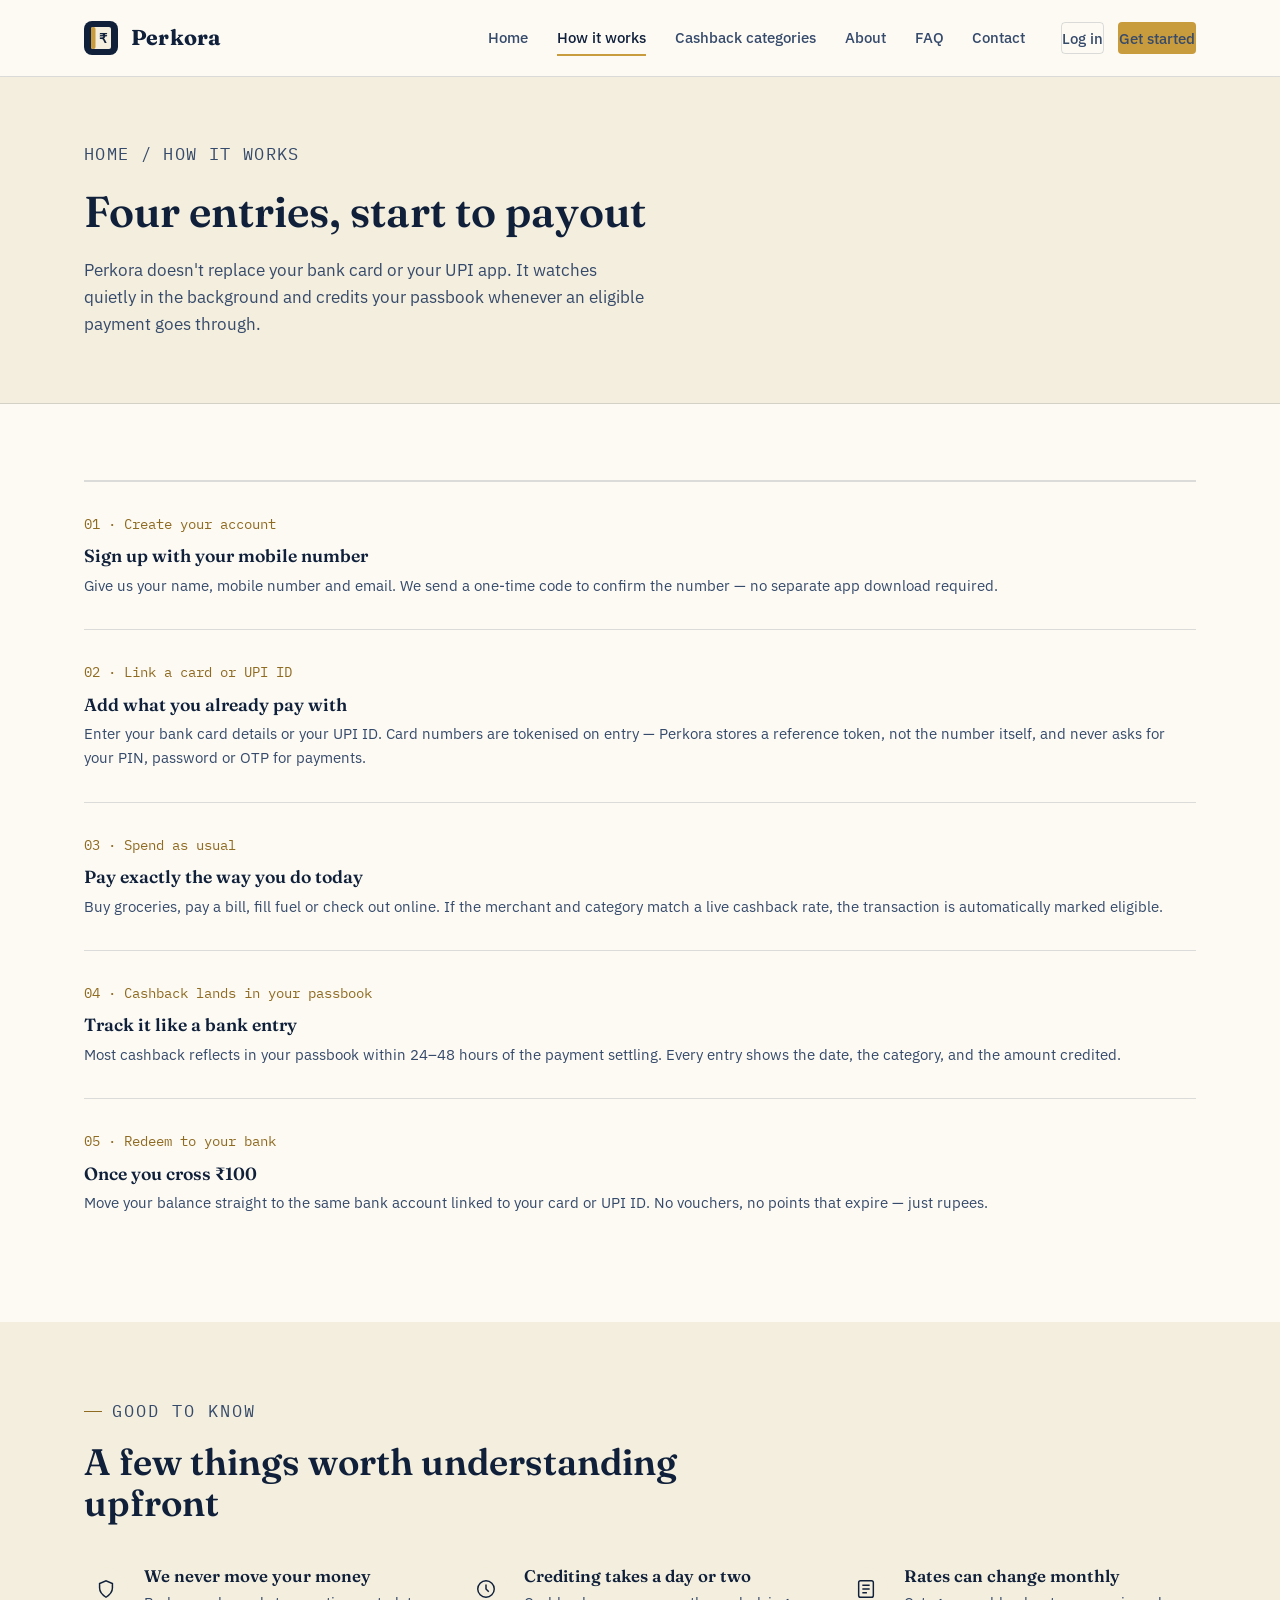
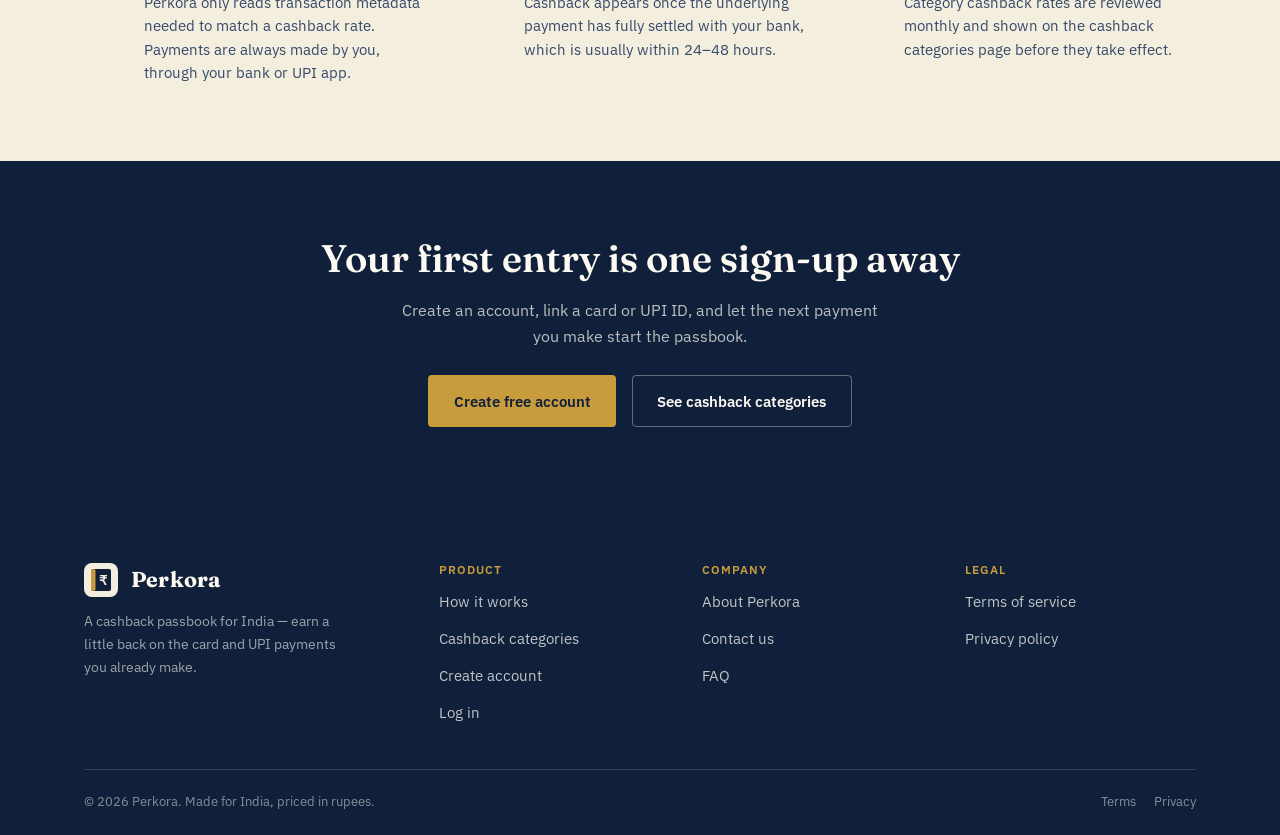
<file: how-it-works.html>
<!DOCTYPE html>
<html lang="en-IN">
<head>
<meta charset="UTF-8">
<meta name="viewport" content="width=device-width, initial-scale=1.0">
<title>How it works — Perkora</title>
<meta name="description" content="See exactly how Perkora turns your everyday card and UPI payments into cashback, from linking an account to redeeming to your bank.">
<meta name="theme-color" content="#10203A">
<meta name="robots" content="index, follow">
<link rel="canonical" href="https://www.perkora.in/how-it-works.html">
<link rel="icon" type="image/svg+xml" href="favicon.svg">
<link rel="stylesheet" href="styles.css">
</head>
<body>
<a class="skip-link" href="#main">Skip to content</a>

<header class="site-header">
  <div class="wrap">
    <a href="index.html" class="brand">
      <span class="brand-mark" aria-hidden="true"><svg viewBox="0 0 34 34" xmlns="http://www.w3.org/2000/svg"><rect width="34" height="34" rx="8" fill="#10203A"/><rect x="7" y="6" width="20" height="22" rx="2" fill="#F3EEDD"/><rect x="7" y="6" width="4.5" height="22" rx="2" fill="#C89B3C"/><text x="19" y="22" font-family="Georgia,serif" font-size="13" fill="#10203A" text-anchor="middle">₹</text></svg></span>
      Perkora
    </a>
    <nav class="main-nav" id="main-nav" aria-label="Primary">
      <ul>
        <li><a href="index.html">Home</a></li>
        <li><a href="how-it-works.html" aria-current="page">How it works</a></li>
        <li><a href="offers.html">Cashback categories</a></li>
        <li><a href="about.html">About</a></li>
        <li><a href="faq.html">FAQ</a></li>
        <li><a href="contact.html">Contact</a></li>
      </ul>
      <div class="header-actions">
        <a href="login.html" class="btn btn-outline btn-sm">Log in</a>
        <a href="signup.html" class="btn btn-gold btn-sm">Get started</a>
      </div>
    </nav>
    <button class="nav-toggle" aria-label="Toggle menu" aria-expanded="false" aria-controls="main-nav">
      <span></span><span></span><span></span>
    </button>
  </div>
</header>

<main id="main">

  <section class="page-hero">
    <div class="wrap">
      <p class="breadcrumbs"><a href="index.html">Home</a> / How it works</p>
      <h1>Four entries, start to payout</h1>
      <p>Perkora doesn't replace your bank card or your UPI app. It watches quietly in the background and credits your passbook whenever an eligible payment goes through.</p>
    </div>
  </section>

  <section>
    <div class="wrap">
      <div class="steps" style="grid-template-columns:1fr;">
        <div class="step" style="border-right:none;border-top:1px solid var(--line-dark);padding:32px 0;">
          <span class="num">01 · Create your account</span>
          <h3>Sign up with your mobile number</h3>
          <p>Give us your name, mobile number and email. We send a one-time code to confirm the number — no separate app download required.</p>
        </div>
        <div class="step" style="border-right:none;border-top:1px solid var(--line-dark);padding:32px 0;">
          <span class="num">02 · Link a card or UPI ID</span>
          <h3>Add what you already pay with</h3>
          <p>Enter your bank card details or your UPI ID. Card numbers are tokenised on entry — Perkora stores a reference token, not the number itself, and never asks for your PIN, password or OTP for payments.</p>
        </div>
        <div class="step" style="border-right:none;border-top:1px solid var(--line-dark);padding:32px 0;">
          <span class="num">03 · Spend as usual</span>
          <h3>Pay exactly the way you do today</h3>
          <p>Buy groceries, pay a bill, fill fuel or check out online. If the merchant and category match a live cashback rate, the transaction is automatically marked eligible.</p>
        </div>
        <div class="step" style="border-right:none;border-top:1px solid var(--line-dark);padding:32px 0;">
          <span class="num">04 · Cashback lands in your passbook</span>
          <h3>Track it like a bank entry</h3>
          <p>Most cashback reflects in your passbook within 24–48 hours of the payment settling. Every entry shows the date, the category, and the amount credited.</p>
        </div>
        <div class="step" style="border-right:none;border-top:1px solid var(--line-dark);padding:32px 0;">
          <span class="num">05 · Redeem to your bank</span>
          <h3>Once you cross ₹100</h3>
          <p>Move your balance straight to the same bank account linked to your card or UPI ID. No vouchers, no points that expire — just rupees.</p>
        </div>
      </div>
    </div>
  </section>

  <section class="band-paper">
    <div class="wrap">
      <div class="section-head">
        <p class="eyebrow">Good to know</p>
        <h2>A few things worth understanding upfront</h2>
      </div>
      <div class="feature-grid">
        <div class="feature">
          <span class="ico" aria-hidden="true"><svg viewBox="0 0 24 24" fill="none" xmlns="http://www.w3.org/2000/svg"><path d="M12 21s-7-4.4-7-10V6l7-3 7 3v5c0 5.6-7 10-7 10z" stroke="currentColor" stroke-width="1.6"/></svg></span>
          <div><h3>We never move your money</h3><p>Perkora only reads transaction metadata needed to match a cashback rate. Payments are always made by you, through your bank or UPI app.</p></div>
        </div>
        <div class="feature">
          <span class="ico" aria-hidden="true"><svg viewBox="0 0 24 24" fill="none" xmlns="http://www.w3.org/2000/svg"><circle cx="12" cy="12" r="9" stroke="currentColor" stroke-width="1.6"/><path d="M12 7v5l3 3" stroke="currentColor" stroke-width="1.6"/></svg></span>
          <div><h3>Crediting takes a day or two</h3><p>Cashback appears once the underlying payment has fully settled with your bank, which is usually within 24–48 hours.</p></div>
        </div>
        <div class="feature">
          <span class="ico" aria-hidden="true"><svg viewBox="0 0 24 24" fill="none" xmlns="http://www.w3.org/2000/svg"><rect x="4" y="3" width="16" height="18" rx="2" stroke="currentColor" stroke-width="1.6"/><path d="M8 8h8M8 12h8M8 16h5" stroke="currentColor" stroke-width="1.6"/></svg></span>
          <div><h3>Rates can change monthly</h3><p>Category cashback rates are reviewed monthly and shown on the cashback categories page before they take effect.</p></div>
        </div>
      </div>
    </div>
  </section>

  <section class="cta-band">
    <div class="wrap">
      <h2>Your first entry is one sign-up away</h2>
      <p>Create an account, link a card or UPI ID, and let the next payment you make start the passbook.</p>
      <div class="cta-actions">
        <a href="signup.html" class="btn btn-gold">Create free account</a>
        <a href="offers.html" class="btn btn-outline on-dark">See cashback categories</a>
      </div>
    </div>
  </section>

</main>

<footer class="site-footer">
  <div class="wrap">
    <div class="footer-top">
      <div class="footer-brand">
        <a href="index.html" class="brand">
          <span class="brand-mark" aria-hidden="true"><svg viewBox="0 0 34 34" xmlns="http://www.w3.org/2000/svg"><rect width="34" height="34" rx="8" fill="#F3EEDD"/><rect x="7" y="6" width="20" height="22" rx="2" fill="#10203A"/><rect x="7" y="6" width="4.5" height="22" rx="2" fill="#C89B3C"/><text x="19" y="22" font-family="Georgia,serif" font-size="13" fill="#F3EEDD" text-anchor="middle">₹</text></svg></span>
          Perkora
        </a>
        <p>A cashback passbook for India — earn a little back on the card and UPI payments you already make.</p>
      </div>
      <div class="footer-col">
        <h4>Product</h4>
        <ul>
          <li><a href="how-it-works.html">How it works</a></li>
          <li><a href="offers.html">Cashback categories</a></li>
          <li><a href="signup.html">Create account</a></li>
          <li><a href="login.html">Log in</a></li>
        </ul>
      </div>
      <div class="footer-col">
        <h4>Company</h4>
        <ul>
          <li><a href="about.html">About Perkora</a></li>
          <li><a href="contact.html">Contact us</a></li>
          <li><a href="faq.html">FAQ</a></li>
        </ul>
      </div>
      <div class="footer-col">
        <h4>Legal</h4>
        <ul>
          <li><a href="terms.html">Terms of service</a></li>
          <li><a href="privacy.html">Privacy policy</a></li>
        </ul>
      </div>
    </div>
    <div class="footer-bottom">
      <span>© 2026 Perkora. Made for India, priced in rupees.</span>
      <div class="legal-links">
        <a href="terms.html">Terms</a>
        <a href="privacy.html">Privacy</a>
      </div>
    </div>
  </div>
</footer>

<script src="script.js"></script>
</body>
</html>
</file>
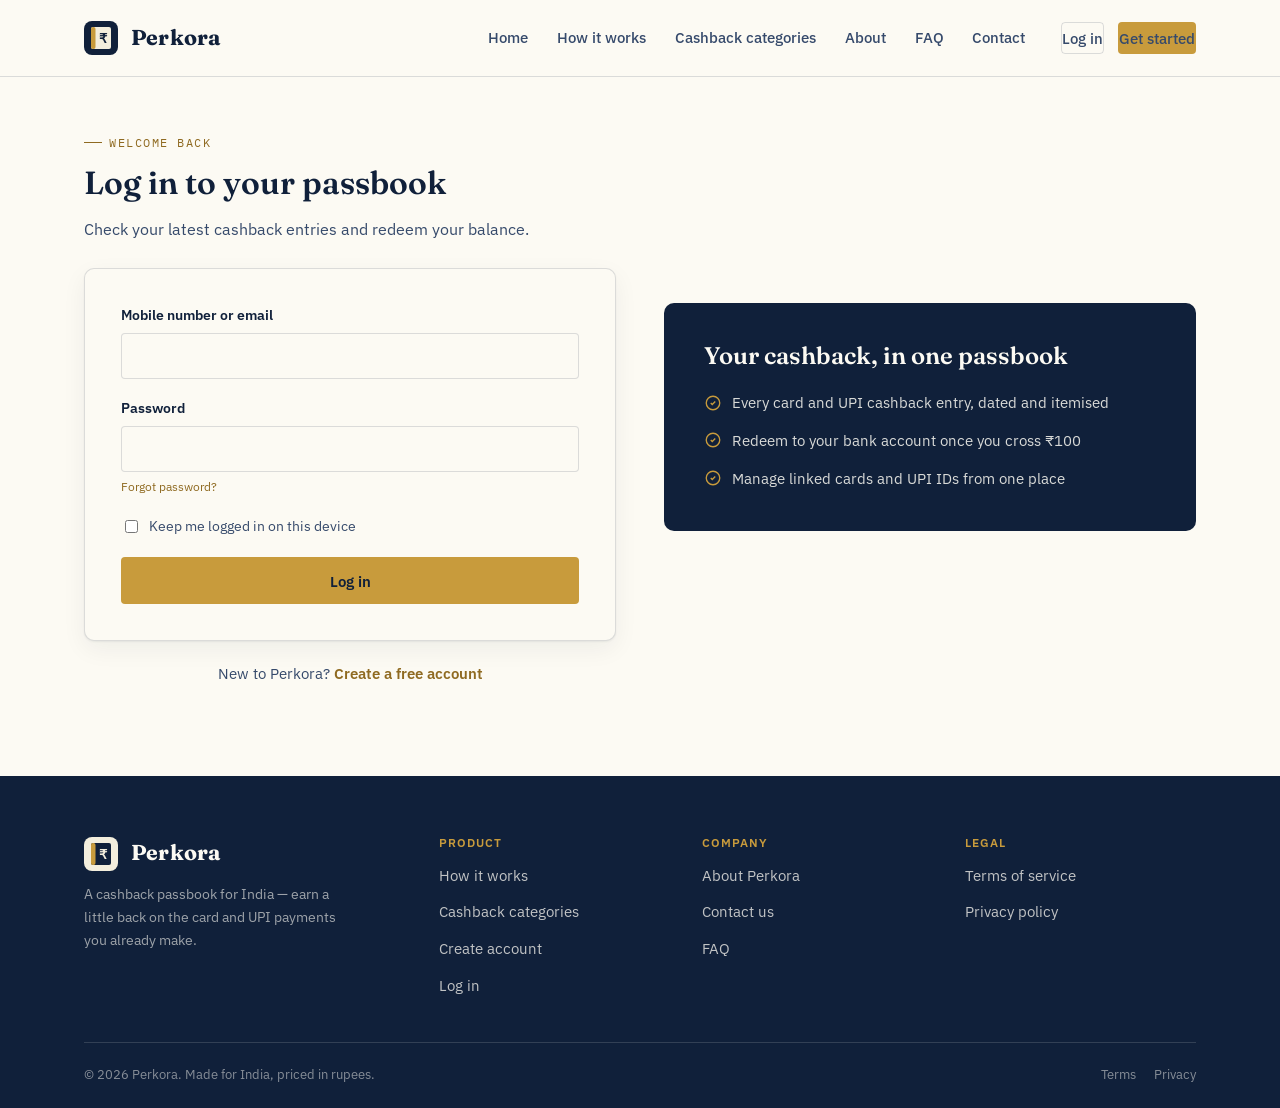
<file: login.html>
<!DOCTYPE html>
<html lang="en-IN">
<head>
<meta charset="UTF-8">
<meta name="viewport" content="width=device-width, initial-scale=1.0">
<title>Log in — Perkora</title>
<meta name="description" content="Log in to your Perkora account to view your cashback passbook and redeem your balance.">
<meta name="theme-color" content="#10203A">
<meta name="robots" content="noindex, follow">
<link rel="canonical" href="https://www.perkora.in/login.html">
<link rel="icon" type="image/svg+xml" href="favicon.svg">
<link rel="stylesheet" href="styles.css">
</head>
<body>
<a class="skip-link" href="#main">Skip to content</a>

<header class="site-header">
  <div class="wrap">
    <a href="index.html" class="brand">
      <span class="brand-mark" aria-hidden="true"><svg viewBox="0 0 34 34" xmlns="http://www.w3.org/2000/svg"><rect width="34" height="34" rx="8" fill="#10203A"/><rect x="7" y="6" width="20" height="22" rx="2" fill="#F3EEDD"/><rect x="7" y="6" width="4.5" height="22" rx="2" fill="#C89B3C"/><text x="19" y="22" font-family="Georgia,serif" font-size="13" fill="#10203A" text-anchor="middle">₹</text></svg></span>
      Perkora
    </a>
    <nav class="main-nav" id="main-nav" aria-label="Primary">
      <ul>
        <li><a href="index.html">Home</a></li>
        <li><a href="how-it-works.html">How it works</a></li>
        <li><a href="offers.html">Cashback categories</a></li>
        <li><a href="about.html">About</a></li>
        <li><a href="faq.html">FAQ</a></li>
        <li><a href="contact.html">Contact</a></li>
      </ul>
      <div class="header-actions">
        <a href="login.html" class="btn btn-outline btn-sm">Log in</a>
        <a href="signup.html" class="btn btn-gold btn-sm">Get started</a>
      </div>
    </nav>
    <button class="nav-toggle" aria-label="Toggle menu" aria-expanded="false" aria-controls="main-nav">
      <span></span><span></span><span></span>
    </button>
  </div>
</header>

<main id="main">
  <section style="padding-top:56px;">
    <div class="wrap auth-split">
      <div>
        <p class="eyebrow">Welcome back</p>
        <h1 style="font-size:2rem;">Log in to your passbook</h1>
        <p style="color:var(--ink-soft); margin-bottom:1.6em;">Check your latest cashback entries and redeem your balance.</p>

        <form class="form-card" data-demo-form data-demo-message="This is a demo login — no account is created or checked. Wire this form up to your authentication backend to make it live.">
          <div class="field">
            <label for="login-id">Mobile number or email</label>
            <input type="text" id="login-id" name="login-id" required autocomplete="username">
          </div>
          <div class="field">
            <label for="login-pass">Password</label>
            <input type="password" id="login-pass" name="login-pass" required autocomplete="current-password">
            <p class="hint"><a href="#" style="color:var(--gold-deep); text-decoration:none;">Forgot password?</a></p>
          </div>
          <div class="check-row" style="margin-bottom:1.4em;">
            <input type="checkbox" id="remember" name="remember">
            <label for="remember" style="margin:0;">Keep me logged in on this device</label>
          </div>
          <button type="submit" class="btn btn-gold btn-block">Log in</button>
          <p class="form-note" role="status"></p>
        </form>

        <p class="auth-switch">New to Perkora? <a href="signup.html">Create a free account</a></p>
      </div>

      <div class="auth-aside">
        <h2>Your cashback, in one passbook</h2>
        <ul>
          <li>
            <svg viewBox="0 0 24 24" fill="none" xmlns="http://www.w3.org/2000/svg"><path d="M9 12l2 2 4-4" stroke="currentColor" stroke-width="1.8"/><circle cx="12" cy="12" r="9" stroke="currentColor" stroke-width="1.8"/></svg>
            <span>Every card and UPI cashback entry, dated and itemised</span>
          </li>
          <li>
            <svg viewBox="0 0 24 24" fill="none" xmlns="http://www.w3.org/2000/svg"><path d="M9 12l2 2 4-4" stroke="currentColor" stroke-width="1.8"/><circle cx="12" cy="12" r="9" stroke="currentColor" stroke-width="1.8"/></svg>
            <span>Redeem to your bank account once you cross ₹100</span>
          </li>
          <li>
            <svg viewBox="0 0 24 24" fill="none" xmlns="http://www.w3.org/2000/svg"><path d="M9 12l2 2 4-4" stroke="currentColor" stroke-width="1.8"/><circle cx="12" cy="12" r="9" stroke="currentColor" stroke-width="1.8"/></svg>
            <span>Manage linked cards and UPI IDs from one place</span>
          </li>
        </ul>
      </div>
    </div>
  </section>
</main>

<footer class="site-footer">
  <div class="wrap">
    <div class="footer-top">
      <div class="footer-brand">
        <a href="index.html" class="brand">
          <span class="brand-mark" aria-hidden="true"><svg viewBox="0 0 34 34" xmlns="http://www.w3.org/2000/svg"><rect width="34" height="34" rx="8" fill="#F3EEDD"/><rect x="7" y="6" width="20" height="22" rx="2" fill="#10203A"/><rect x="7" y="6" width="4.5" height="22" rx="2" fill="#C89B3C"/><text x="19" y="22" font-family="Georgia,serif" font-size="13" fill="#F3EEDD" text-anchor="middle">₹</text></svg></span>
          Perkora
        </a>
        <p>A cashback passbook for India — earn a little back on the card and UPI payments you already make.</p>
      </div>
      <div class="footer-col">
        <h4>Product</h4>
        <ul>
          <li><a href="how-it-works.html">How it works</a></li>
          <li><a href="offers.html">Cashback categories</a></li>
          <li><a href="signup.html">Create account</a></li>
          <li><a href="login.html">Log in</a></li>
        </ul>
      </div>
      <div class="footer-col">
        <h4>Company</h4>
        <ul>
          <li><a href="about.html">About Perkora</a></li>
          <li><a href="contact.html">Contact us</a></li>
          <li><a href="faq.html">FAQ</a></li>
        </ul>
      </div>
      <div class="footer-col">
        <h4>Legal</h4>
        <ul>
          <li><a href="terms.html">Terms of service</a></li>
          <li><a href="privacy.html">Privacy policy</a></li>
        </ul>
      </div>
    </div>
    <div class="footer-bottom">
      <span>© 2026 Perkora. Made for India, priced in rupees.</span>
      <div class="legal-links">
        <a href="terms.html">Terms</a>
        <a href="privacy.html">Privacy</a>
      </div>
    </div>
  </div>
</footer>

<script src="script.js"></script>
</body>
</html>
</file>
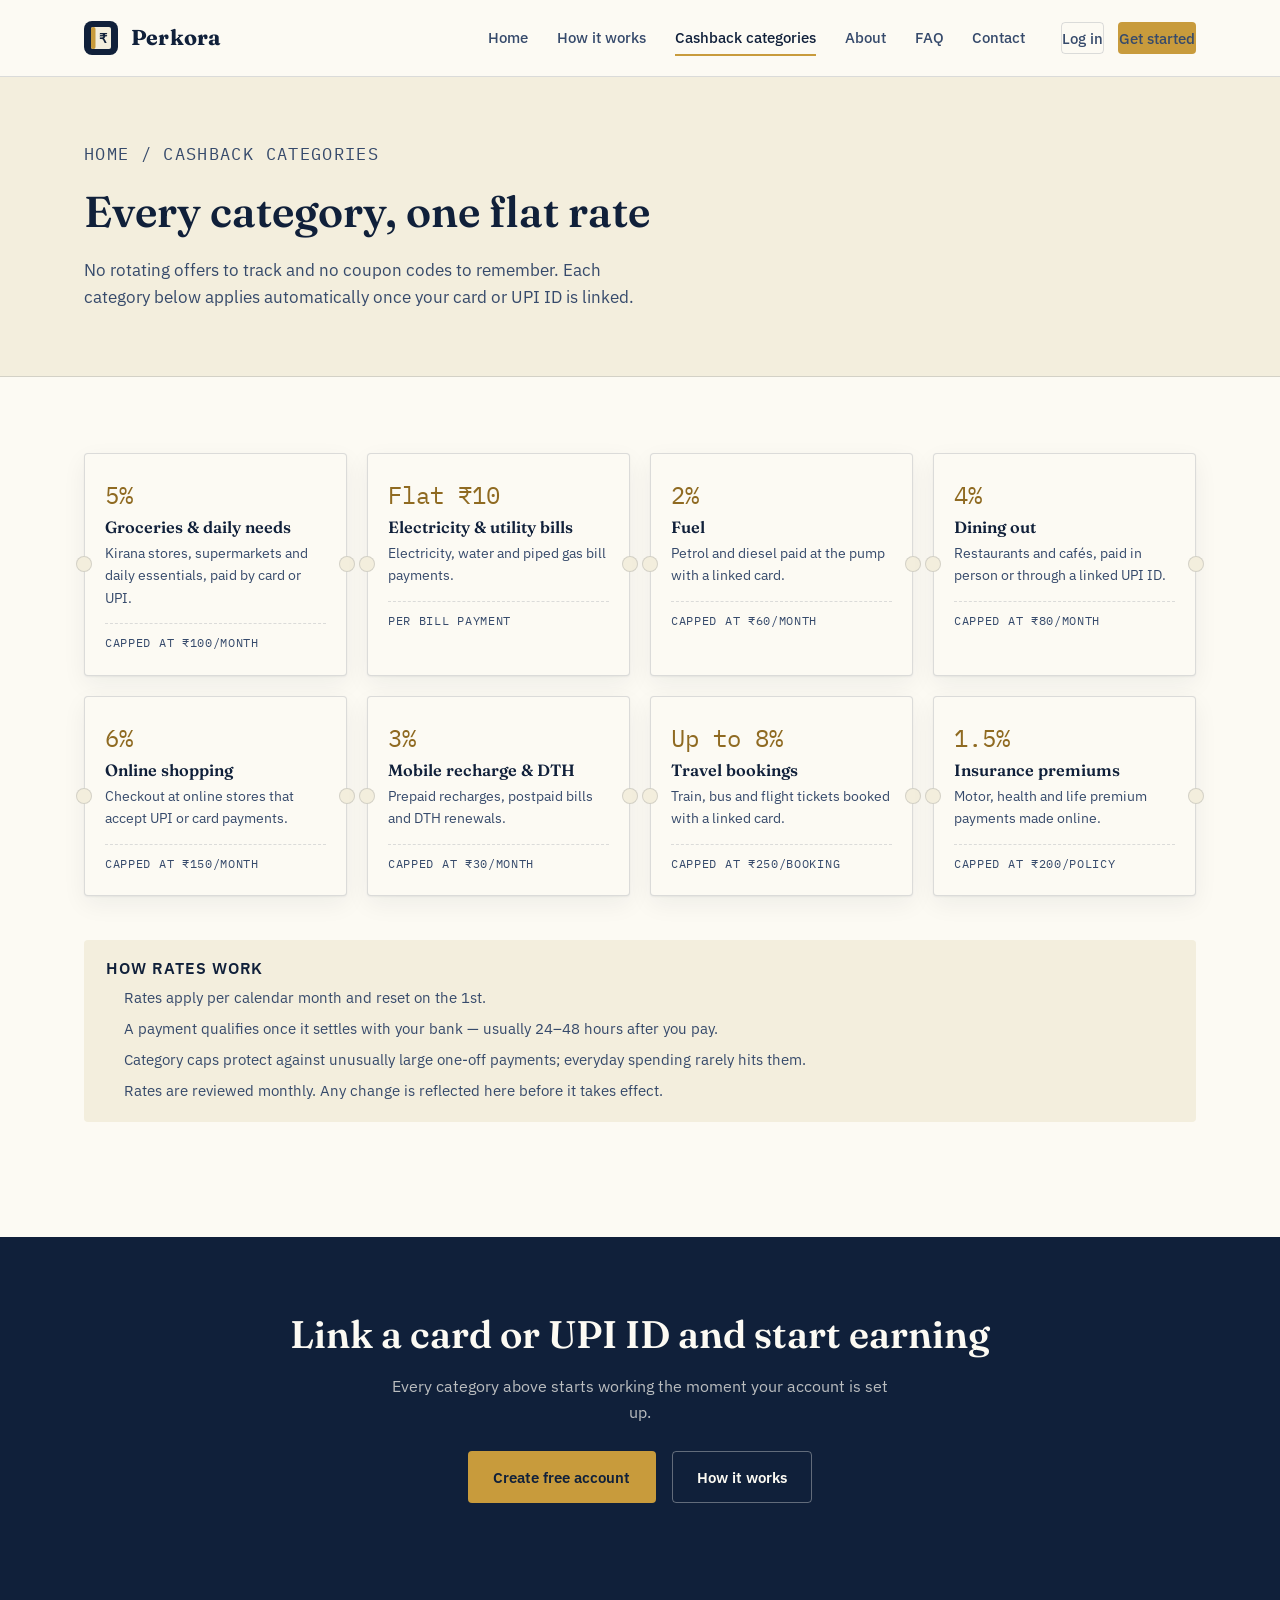
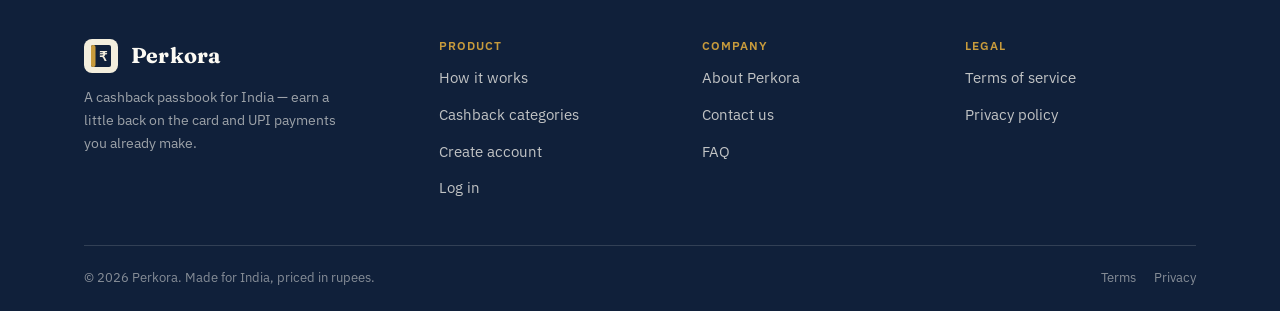
<file: offers.html>
<!DOCTYPE html>
<html lang="en-IN">
<head>
<meta charset="UTF-8">
<meta name="viewport" content="width=device-width, initial-scale=1.0">
<title>Cashback categories — Perkora</title>
<meta name="description" content="Browse every cashback category on Perkora — groceries, bills, fuel, dining, travel, recharge, insurance and online shopping — with current rates.">
<meta name="theme-color" content="#10203A">
<meta name="robots" content="index, follow">
<link rel="canonical" href="https://www.perkora.in/offers.html">
<link rel="icon" type="image/svg+xml" href="favicon.svg">
<link rel="stylesheet" href="styles.css">
</head>
<body>
<a class="skip-link" href="#main">Skip to content</a>

<header class="site-header">
  <div class="wrap">
    <a href="index.html" class="brand">
      <span class="brand-mark" aria-hidden="true"><svg viewBox="0 0 34 34" xmlns="http://www.w3.org/2000/svg"><rect width="34" height="34" rx="8" fill="#10203A"/><rect x="7" y="6" width="20" height="22" rx="2" fill="#F3EEDD"/><rect x="7" y="6" width="4.5" height="22" rx="2" fill="#C89B3C"/><text x="19" y="22" font-family="Georgia,serif" font-size="13" fill="#10203A" text-anchor="middle">₹</text></svg></span>
      Perkora
    </a>
    <nav class="main-nav" id="main-nav" aria-label="Primary">
      <ul>
        <li><a href="index.html">Home</a></li>
        <li><a href="how-it-works.html">How it works</a></li>
        <li><a href="offers.html" aria-current="page">Cashback categories</a></li>
        <li><a href="about.html">About</a></li>
        <li><a href="faq.html">FAQ</a></li>
        <li><a href="contact.html">Contact</a></li>
      </ul>
      <div class="header-actions">
        <a href="login.html" class="btn btn-outline btn-sm">Log in</a>
        <a href="signup.html" class="btn btn-gold btn-sm">Get started</a>
      </div>
    </nav>
    <button class="nav-toggle" aria-label="Toggle menu" aria-expanded="false" aria-controls="main-nav">
      <span></span><span></span><span></span>
    </button>
  </div>
</header>

<main id="main">

  <section class="page-hero">
    <div class="wrap">
      <p class="breadcrumbs"><a href="index.html">Home</a> / Cashback categories</p>
      <h1>Every category, one flat rate</h1>
      <p>No rotating offers to track and no coupon codes to remember. Each category below applies automatically once your card or UPI ID is linked.</p>
    </div>
  </section>

  <section>
    <div class="wrap">
      <div class="offer-grid">
        <div class="coupon">
          <span class="pct">5%</span>
          <h3>Groceries &amp; daily needs</h3>
          <p>Kirana stores, supermarkets and daily essentials, paid by card or UPI.</p>
          <p class="tear">Capped at ₹100/month</p>
        </div>
        <div class="coupon">
          <span class="pct">Flat ₹10</span>
          <h3>Electricity &amp; utility bills</h3>
          <p>Electricity, water and piped gas bill payments.</p>
          <p class="tear">Per bill payment</p>
        </div>
        <div class="coupon">
          <span class="pct">2%</span>
          <h3>Fuel</h3>
          <p>Petrol and diesel paid at the pump with a linked card.</p>
          <p class="tear">Capped at ₹60/month</p>
        </div>
        <div class="coupon">
          <span class="pct">4%</span>
          <h3>Dining out</h3>
          <p>Restaurants and cafés, paid in person or through a linked UPI ID.</p>
          <p class="tear">Capped at ₹80/month</p>
        </div>
        <div class="coupon">
          <span class="pct">6%</span>
          <h3>Online shopping</h3>
          <p>Checkout at online stores that accept UPI or card payments.</p>
          <p class="tear">Capped at ₹150/month</p>
        </div>
        <div class="coupon">
          <span class="pct">3%</span>
          <h3>Mobile recharge &amp; DTH</h3>
          <p>Prepaid recharges, postpaid bills and DTH renewals.</p>
          <p class="tear">Capped at ₹30/month</p>
        </div>
        <div class="coupon">
          <span class="pct">Up to 8%</span>
          <h3>Travel bookings</h3>
          <p>Train, bus and flight tickets booked with a linked card.</p>
          <p class="tear">Capped at ₹250/booking</p>
        </div>
        <div class="coupon">
          <span class="pct">1.5%</span>
          <h3>Insurance premiums</h3>
          <p>Motor, health and life premium payments made online.</p>
          <p class="tear">Capped at ₹200/policy</p>
        </div>
      </div>

      <div class="toc" style="margin-top:44px;">
        <h2>How rates work</h2>
        <ul style="list-style:disc; padding-left:1.2em; color:var(--ink-soft); font-size:.92rem;">
          <li>Rates apply per calendar month and reset on the 1st.</li>
          <li>A payment qualifies once it settles with your bank — usually 24–48 hours after you pay.</li>
          <li>Category caps protect against unusually large one-off payments; everyday spending rarely hits them.</li>
          <li>Rates are reviewed monthly. Any change is reflected here before it takes effect.</li>
        </ul>
      </div>
    </div>
  </section>

  <section class="cta-band">
    <div class="wrap">
      <h2>Link a card or UPI ID and start earning</h2>
      <p>Every category above starts working the moment your account is set up.</p>
      <div class="cta-actions">
        <a href="signup.html" class="btn btn-gold">Create free account</a>
        <a href="how-it-works.html" class="btn btn-outline on-dark">How it works</a>
      </div>
    </div>
  </section>

</main>

<footer class="site-footer">
  <div class="wrap">
    <div class="footer-top">
      <div class="footer-brand">
        <a href="index.html" class="brand">
          <span class="brand-mark" aria-hidden="true"><svg viewBox="0 0 34 34" xmlns="http://www.w3.org/2000/svg"><rect width="34" height="34" rx="8" fill="#F3EEDD"/><rect x="7" y="6" width="20" height="22" rx="2" fill="#10203A"/><rect x="7" y="6" width="4.5" height="22" rx="2" fill="#C89B3C"/><text x="19" y="22" font-family="Georgia,serif" font-size="13" fill="#F3EEDD" text-anchor="middle">₹</text></svg></span>
          Perkora
        </a>
        <p>A cashback passbook for India — earn a little back on the card and UPI payments you already make.</p>
      </div>
      <div class="footer-col">
        <h4>Product</h4>
        <ul>
          <li><a href="how-it-works.html">How it works</a></li>
          <li><a href="offers.html">Cashback categories</a></li>
          <li><a href="signup.html">Create account</a></li>
          <li><a href="login.html">Log in</a></li>
        </ul>
      </div>
      <div class="footer-col">
        <h4>Company</h4>
        <ul>
          <li><a href="about.html">About Perkora</a></li>
          <li><a href="contact.html">Contact us</a></li>
          <li><a href="faq.html">FAQ</a></li>
        </ul>
      </div>
      <div class="footer-col">
        <h4>Legal</h4>
        <ul>
          <li><a href="terms.html">Terms of service</a></li>
          <li><a href="privacy.html">Privacy policy</a></li>
        </ul>
      </div>
    </div>
    <div class="footer-bottom">
      <span>© 2026 Perkora. Made for India, priced in rupees.</span>
      <div class="legal-links">
        <a href="terms.html">Terms</a>
        <a href="privacy.html">Privacy</a>
      </div>
    </div>
  </div>
</footer>

<script src="script.js"></script>
</body>
</html>
</file>
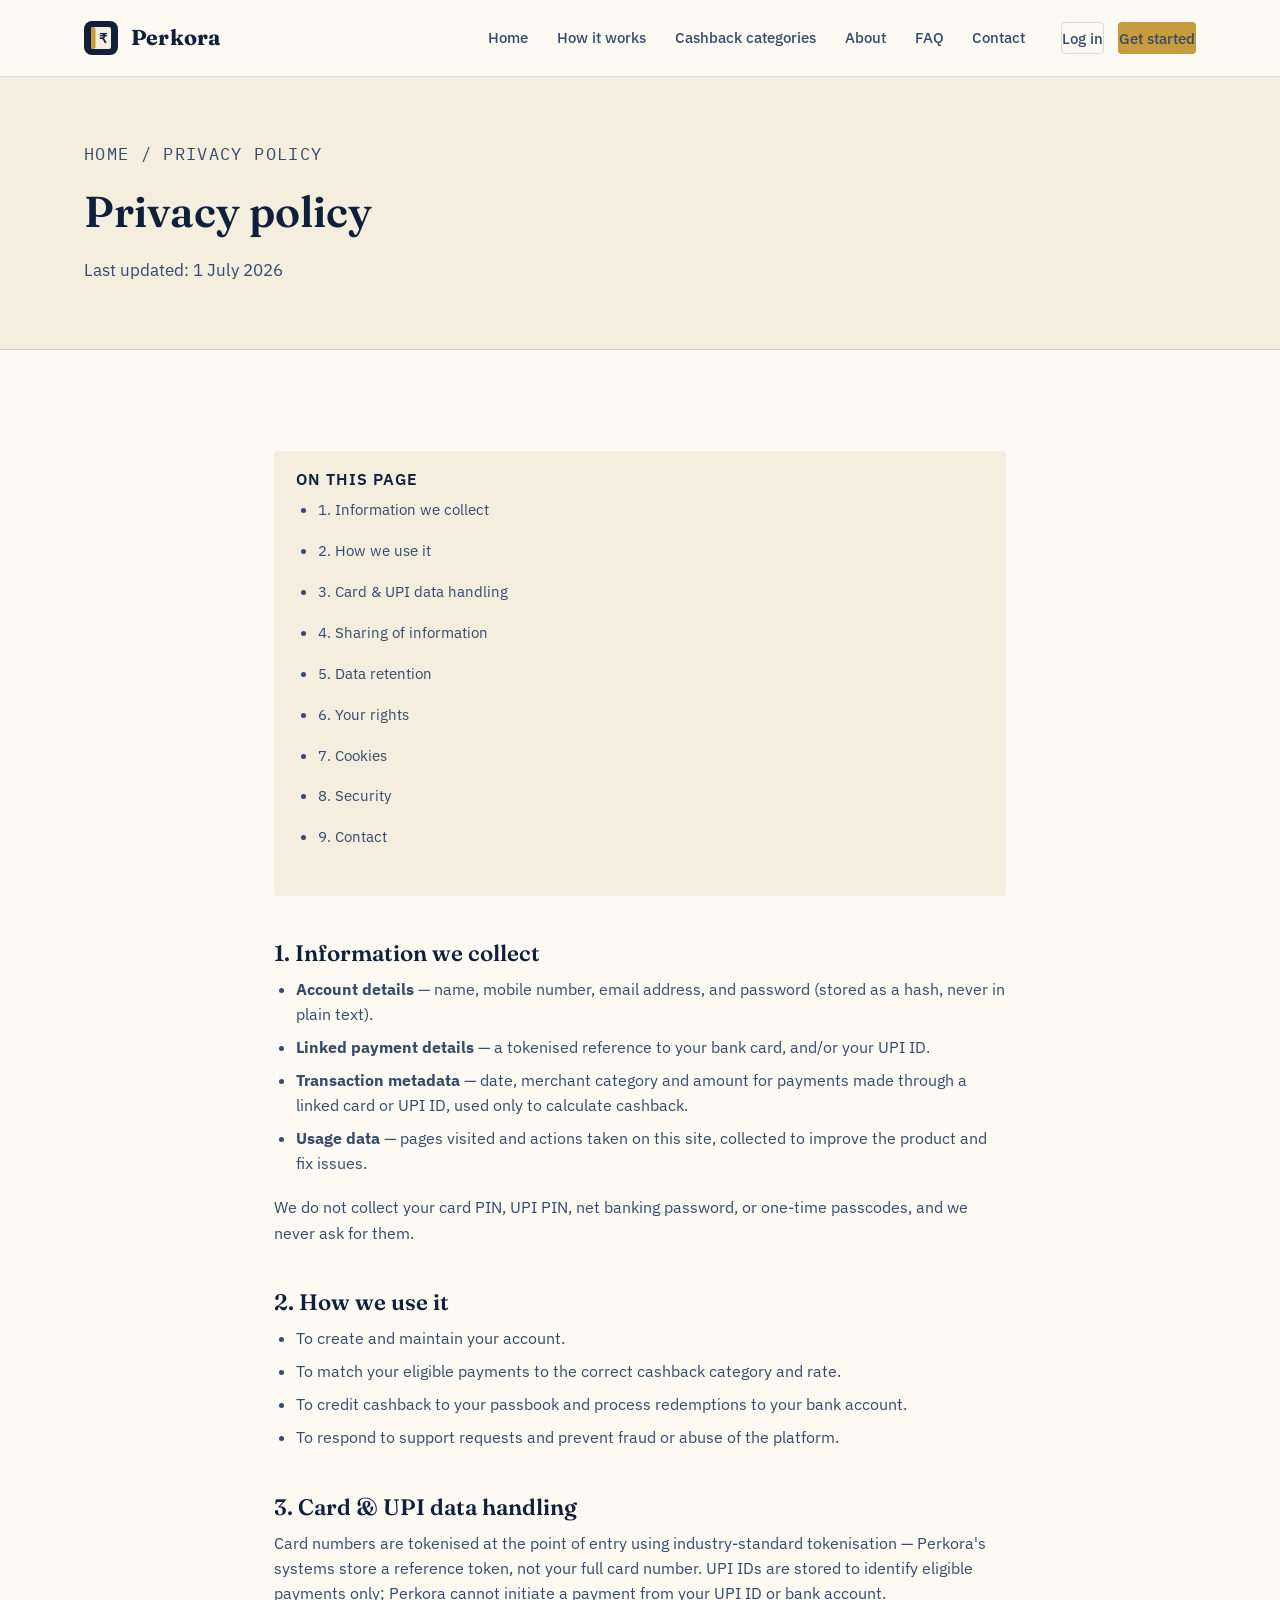
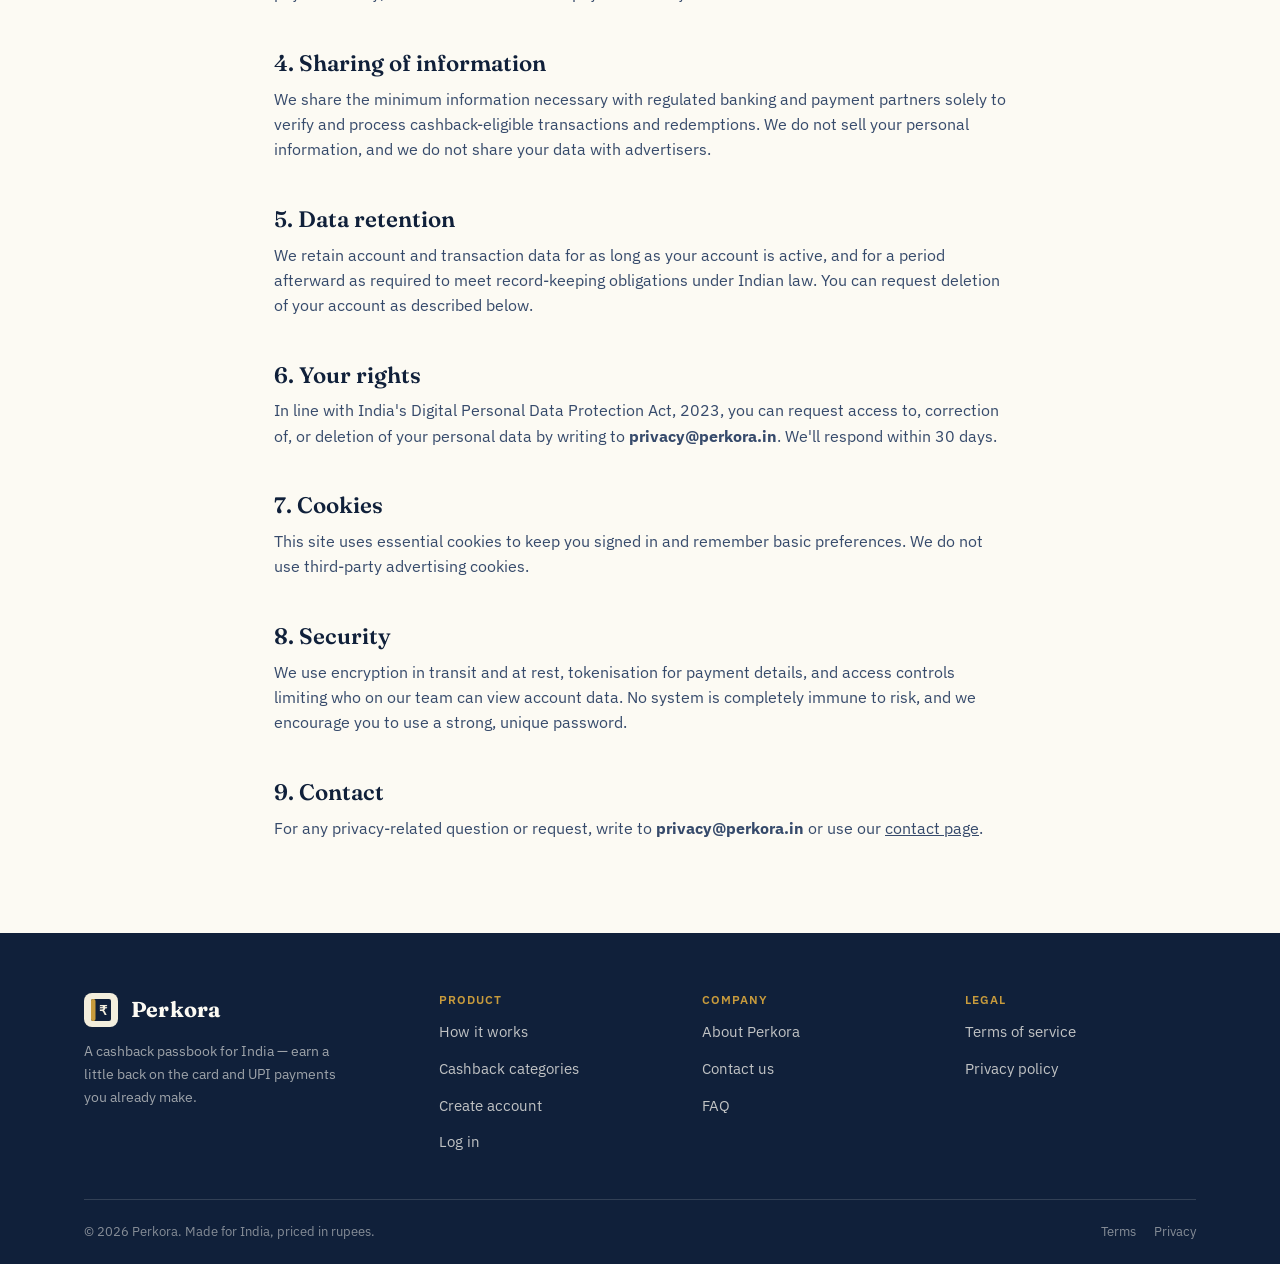
<file: privacy.html>
<!DOCTYPE html>
<html lang="en-IN">
<head>
<meta charset="UTF-8">
<meta name="viewport" content="width=device-width, initial-scale=1.0">
<title>Privacy policy — Perkora</title>
<meta name="description" content="How Perkora collects, uses and protects your information, including card and UPI details, in line with Indian data protection law.">
<meta name="theme-color" content="#10203A">
<meta name="robots" content="index, follow">
<link rel="canonical" href="https://www.perkora.in/privacy.html">
<link rel="icon" type="image/svg+xml" href="favicon.svg">
<link rel="stylesheet" href="styles.css">
</head>
<body>
<a class="skip-link" href="#main">Skip to content</a>

<header class="site-header">
  <div class="wrap">
    <a href="index.html" class="brand">
      <span class="brand-mark" aria-hidden="true"><svg viewBox="0 0 34 34" xmlns="http://www.w3.org/2000/svg"><rect width="34" height="34" rx="8" fill="#10203A"/><rect x="7" y="6" width="20" height="22" rx="2" fill="#F3EEDD"/><rect x="7" y="6" width="4.5" height="22" rx="2" fill="#C89B3C"/><text x="19" y="22" font-family="Georgia,serif" font-size="13" fill="#10203A" text-anchor="middle">₹</text></svg></span>
      Perkora
    </a>
    <nav class="main-nav" id="main-nav" aria-label="Primary">
      <ul>
        <li><a href="index.html">Home</a></li>
        <li><a href="how-it-works.html">How it works</a></li>
        <li><a href="offers.html">Cashback categories</a></li>
        <li><a href="about.html">About</a></li>
        <li><a href="faq.html">FAQ</a></li>
        <li><a href="contact.html">Contact</a></li>
      </ul>
      <div class="header-actions">
        <a href="login.html" class="btn btn-outline btn-sm">Log in</a>
        <a href="signup.html" class="btn btn-gold btn-sm">Get started</a>
      </div>
    </nav>
    <button class="nav-toggle" aria-label="Toggle menu" aria-expanded="false" aria-controls="main-nav">
      <span></span><span></span><span></span>
    </button>
  </div>
</header>

<main id="main">

  <section class="page-hero">
    <div class="wrap">
      <p class="breadcrumbs"><a href="index.html">Home</a> / Privacy policy</p>
      <h1>Privacy policy</h1>
      <p class="updated">Last updated: 1 July 2026</p>
    </div>
  </section>

  <section>
    <div class="wrap prose">
      <div class="toc">
        <h2>On this page</h2>
        <ul>
          <li><a href="#collect">1. Information we collect</a></li>
          <li><a href="#use">2. How we use it</a></li>
          <li><a href="#card">3. Card &amp; UPI data handling</a></li>
          <li><a href="#sharing">4. Sharing of information</a></li>
          <li><a href="#retention">5. Data retention</a></li>
          <li><a href="#rights">6. Your rights</a></li>
          <li><a href="#cookies">7. Cookies</a></li>
          <li><a href="#security">8. Security</a></li>
          <li><a href="#contact">9. Contact</a></li>
        </ul>
      </div>

      <h2 id="collect">1. Information we collect</h2>
      <ul>
        <li><strong>Account details</strong> — name, mobile number, email address, and password (stored as a hash, never in plain text).</li>
        <li><strong>Linked payment details</strong> — a tokenised reference to your bank card, and/or your UPI ID.</li>
        <li><strong>Transaction metadata</strong> — date, merchant category and amount for payments made through a linked card or UPI ID, used only to calculate cashback.</li>
        <li><strong>Usage data</strong> — pages visited and actions taken on this site, collected to improve the product and fix issues.</li>
      </ul>
      <p>We do not collect your card PIN, UPI PIN, net banking password, or one-time passcodes, and we never ask for them.</p>

      <h2 id="use">2. How we use it</h2>
      <ul>
        <li>To create and maintain your account.</li>
        <li>To match your eligible payments to the correct cashback category and rate.</li>
        <li>To credit cashback to your passbook and process redemptions to your bank account.</li>
        <li>To respond to support requests and prevent fraud or abuse of the platform.</li>
      </ul>

      <h2 id="card">3. Card &amp; UPI data handling</h2>
      <p>Card numbers are tokenised at the point of entry using industry-standard tokenisation — Perkora's systems store a reference token, not your full card number. UPI IDs are stored to identify eligible payments only; Perkora cannot initiate a payment from your UPI ID or bank account.</p>

      <h2 id="sharing">4. Sharing of information</h2>
      <p>We share the minimum information necessary with regulated banking and payment partners solely to verify and process cashback-eligible transactions and redemptions. We do not sell your personal information, and we do not share your data with advertisers.</p>

      <h2 id="retention">5. Data retention</h2>
      <p>We retain account and transaction data for as long as your account is active, and for a period afterward as required to meet record-keeping obligations under Indian law. You can request deletion of your account as described below.</p>

      <h2 id="rights">6. Your rights</h2>
      <p>In line with India's Digital Personal Data Protection Act, 2023, you can request access to, correction of, or deletion of your personal data by writing to <strong>privacy@perkora.in</strong>. We'll respond within 30 days.</p>

      <h2 id="cookies">7. Cookies</h2>
      <p>This site uses essential cookies to keep you signed in and remember basic preferences. We do not use third-party advertising cookies.</p>

      <h2 id="security">8. Security</h2>
      <p>We use encryption in transit and at rest, tokenisation for payment details, and access controls limiting who on our team can view account data. No system is completely immune to risk, and we encourage you to use a strong, unique password.</p>

      <h2 id="contact">9. Contact</h2>
      <p>For any privacy-related question or request, write to <strong>privacy@perkora.in</strong> or use our <a href="contact.html">contact page</a>.</p>
    </div>
  </section>

</main>

<footer class="site-footer">
  <div class="wrap">
    <div class="footer-top">
      <div class="footer-brand">
        <a href="index.html" class="brand">
          <span class="brand-mark" aria-hidden="true"><svg viewBox="0 0 34 34" xmlns="http://www.w3.org/2000/svg"><rect width="34" height="34" rx="8" fill="#F3EEDD"/><rect x="7" y="6" width="20" height="22" rx="2" fill="#10203A"/><rect x="7" y="6" width="4.5" height="22" rx="2" fill="#C89B3C"/><text x="19" y="22" font-family="Georgia,serif" font-size="13" fill="#F3EEDD" text-anchor="middle">₹</text></svg></span>
          Perkora
        </a>
        <p>A cashback passbook for India — earn a little back on the card and UPI payments you already make.</p>
      </div>
      <div class="footer-col">
        <h4>Product</h4>
        <ul>
          <li><a href="how-it-works.html">How it works</a></li>
          <li><a href="offers.html">Cashback categories</a></li>
          <li><a href="signup.html">Create account</a></li>
          <li><a href="login.html">Log in</a></li>
        </ul>
      </div>
      <div class="footer-col">
        <h4>Company</h4>
        <ul>
          <li><a href="about.html">About Perkora</a></li>
          <li><a href="contact.html">Contact us</a></li>
          <li><a href="faq.html">FAQ</a></li>
        </ul>
      </div>
      <div class="footer-col">
        <h4>Legal</h4>
        <ul>
          <li><a href="terms.html">Terms of service</a></li>
          <li><a href="privacy.html">Privacy policy</a></li>
        </ul>
      </div>
    </div>
    <div class="footer-bottom">
      <span>© 2026 Perkora. Made for India, priced in rupees.</span>
      <div class="legal-links">
        <a href="terms.html">Terms</a>
        <a href="privacy.html">Privacy</a>
      </div>
    </div>
  </div>
</footer>

<script src="script.js"></script>
</body>
</html>
</file>
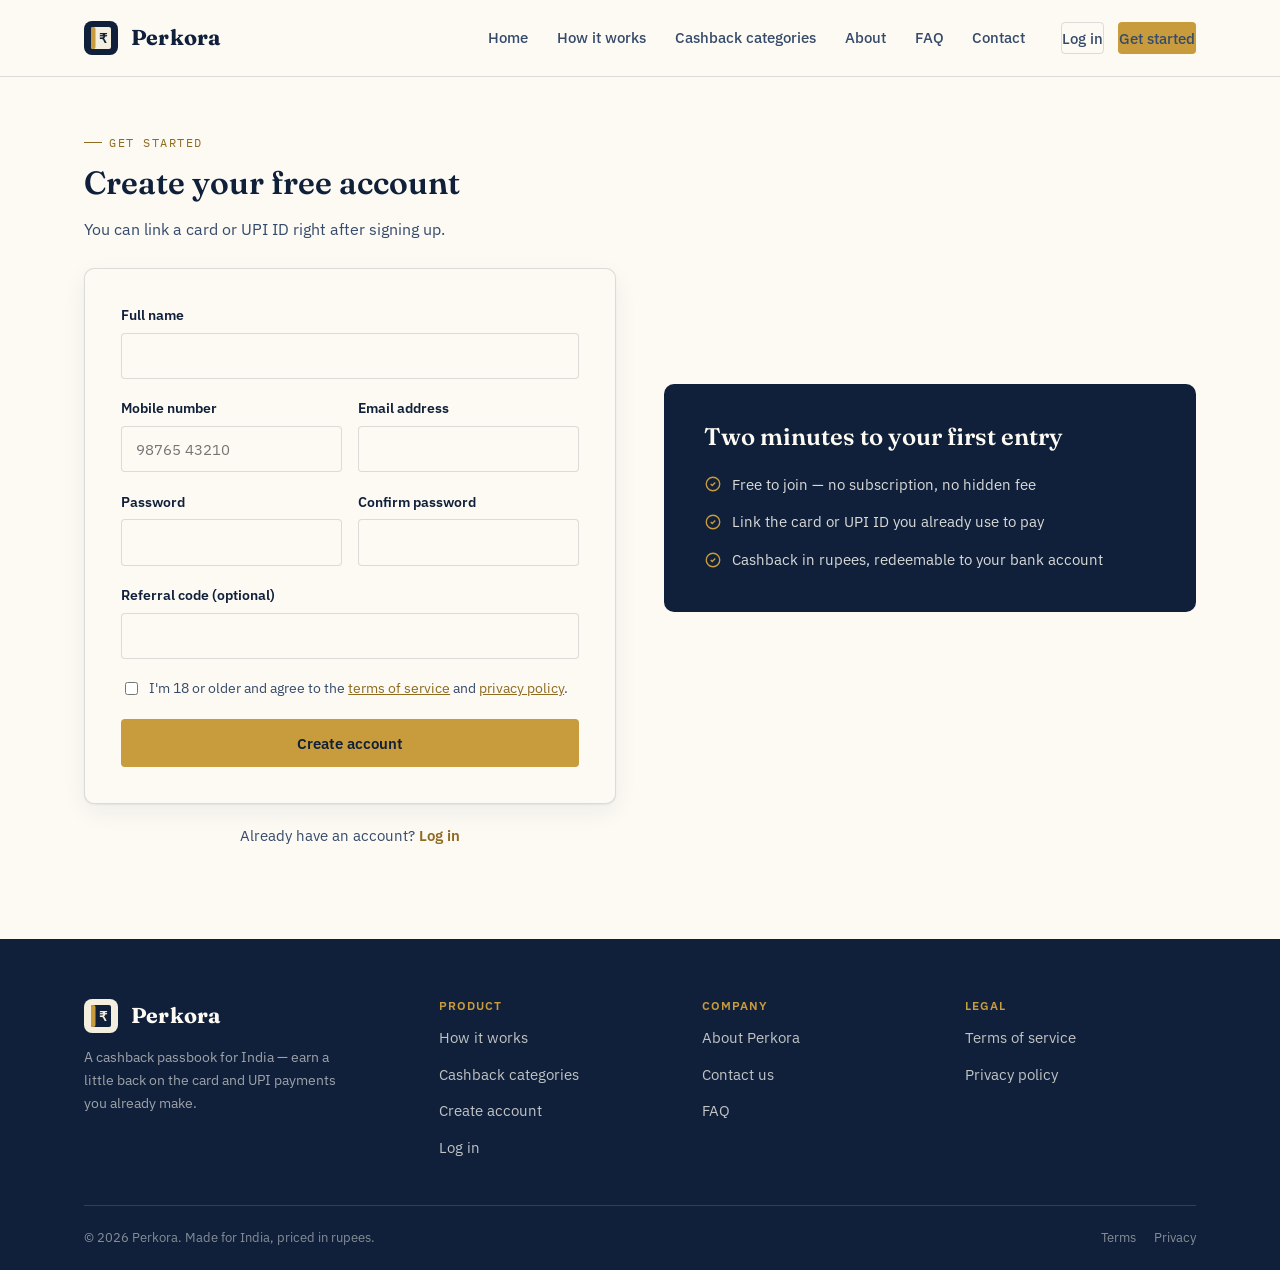
<file: signup.html>
<!DOCTYPE html>
<html lang="en-IN">
<head>
<meta charset="UTF-8">
<meta name="viewport" content="width=device-width, initial-scale=1.0">
<title>Create your free account — Perkora</title>
<meta name="description" content="Sign up for Perkora in under two minutes and start earning cashback on your card and UPI payments.">
<meta name="theme-color" content="#10203A">
<meta name="robots" content="noindex, follow">
<link rel="canonical" href="https://www.perkora.in/signup.html">
<link rel="icon" type="image/svg+xml" href="favicon.svg">
<link rel="stylesheet" href="styles.css">
</head>
<body>
<a class="skip-link" href="#main">Skip to content</a>

<header class="site-header">
  <div class="wrap">
    <a href="index.html" class="brand">
      <span class="brand-mark" aria-hidden="true"><svg viewBox="0 0 34 34" xmlns="http://www.w3.org/2000/svg"><rect width="34" height="34" rx="8" fill="#10203A"/><rect x="7" y="6" width="20" height="22" rx="2" fill="#F3EEDD"/><rect x="7" y="6" width="4.5" height="22" rx="2" fill="#C89B3C"/><text x="19" y="22" font-family="Georgia,serif" font-size="13" fill="#10203A" text-anchor="middle">₹</text></svg></span>
      Perkora
    </a>
    <nav class="main-nav" id="main-nav" aria-label="Primary">
      <ul>
        <li><a href="index.html">Home</a></li>
        <li><a href="how-it-works.html">How it works</a></li>
        <li><a href="offers.html">Cashback categories</a></li>
        <li><a href="about.html">About</a></li>
        <li><a href="faq.html">FAQ</a></li>
        <li><a href="contact.html">Contact</a></li>
      </ul>
      <div class="header-actions">
        <a href="login.html" class="btn btn-outline btn-sm">Log in</a>
        <a href="signup.html" class="btn btn-gold btn-sm">Get started</a>
      </div>
    </nav>
    <button class="nav-toggle" aria-label="Toggle menu" aria-expanded="false" aria-controls="main-nav">
      <span></span><span></span><span></span>
    </button>
  </div>
</header>

<main id="main">
  <section style="padding-top:56px;">
    <div class="wrap auth-split">
      <div class="auth-aside" style="order:2;">
        <h2>Two minutes to your first entry</h2>
        <ul>
          <li>
            <svg viewBox="0 0 24 24" fill="none" xmlns="http://www.w3.org/2000/svg"><path d="M9 12l2 2 4-4" stroke="currentColor" stroke-width="1.8"/><circle cx="12" cy="12" r="9" stroke="currentColor" stroke-width="1.8"/></svg>
            <span>Free to join — no subscription, no hidden fee</span>
          </li>
          <li>
            <svg viewBox="0 0 24 24" fill="none" xmlns="http://www.w3.org/2000/svg"><path d="M9 12l2 2 4-4" stroke="currentColor" stroke-width="1.8"/><circle cx="12" cy="12" r="9" stroke="currentColor" stroke-width="1.8"/></svg>
            <span>Link the card or UPI ID you already use to pay</span>
          </li>
          <li>
            <svg viewBox="0 0 24 24" fill="none" xmlns="http://www.w3.org/2000/svg"><path d="M9 12l2 2 4-4" stroke="currentColor" stroke-width="1.8"/><circle cx="12" cy="12" r="9" stroke="currentColor" stroke-width="1.8"/></svg>
            <span>Cashback in rupees, redeemable to your bank account</span>
          </li>
        </ul>
      </div>

      <div style="order:1;">
        <p class="eyebrow">Get started</p>
        <h1 style="font-size:2rem;">Create your free account</h1>
        <p style="color:var(--ink-soft); margin-bottom:1.6em;">You can link a card or UPI ID right after signing up.</p>

        <form class="form-card" data-demo-form data-demo-message="This is a demo sign-up — no account is created. Connect this form to your backend to make it live.">
          <div class="field">
            <label for="full-name">Full name</label>
            <input type="text" id="full-name" name="full-name" required autocomplete="name">
          </div>
          <div class="field-row">
            <div class="field">
              <label for="su-mobile">Mobile number</label>
              <input type="tel" id="su-mobile" name="su-mobile" pattern="[6-9]{1}[0-9]{9}" placeholder="98765 43210" required autocomplete="tel">
            </div>
            <div class="field">
              <label for="su-email">Email address</label>
              <input type="email" id="su-email" name="su-email" required autocomplete="email">
            </div>
          </div>
          <div class="field-row">
            <div class="field">
              <label for="su-pass">Password</label>
              <input type="password" id="su-pass" name="su-pass" minlength="8" required autocomplete="new-password">
            </div>
            <div class="field">
              <label for="su-pass-confirm">Confirm password</label>
              <input type="password" id="su-pass-confirm" name="su-pass-confirm" minlength="8" required autocomplete="new-password">
            </div>
          </div>
          <div class="field">
            <label for="referral">Referral code (optional)</label>
            <input type="text" id="referral" name="referral" autocomplete="off">
          </div>
          <div class="check-row" style="margin-bottom:1.4em;">
            <input type="checkbox" id="agree" name="agree" required>
            <label for="agree" style="margin:0;">I'm 18 or older and agree to the <a href="terms.html" style="color:var(--gold-deep);">terms of service</a> and <a href="privacy.html" style="color:var(--gold-deep);">privacy policy</a>.</label>
          </div>
          <button type="submit" class="btn btn-gold btn-block">Create account</button>
          <p class="form-note" role="status"></p>
        </form>

        <p class="auth-switch">Already have an account? <a href="login.html">Log in</a></p>
      </div>
    </div>
  </section>
</main>

<footer class="site-footer">
  <div class="wrap">
    <div class="footer-top">
      <div class="footer-brand">
        <a href="index.html" class="brand">
          <span class="brand-mark" aria-hidden="true"><svg viewBox="0 0 34 34" xmlns="http://www.w3.org/2000/svg"><rect width="34" height="34" rx="8" fill="#F3EEDD"/><rect x="7" y="6" width="20" height="22" rx="2" fill="#10203A"/><rect x="7" y="6" width="4.5" height="22" rx="2" fill="#C89B3C"/><text x="19" y="22" font-family="Georgia,serif" font-size="13" fill="#F3EEDD" text-anchor="middle">₹</text></svg></span>
          Perkora
        </a>
        <p>A cashback passbook for India — earn a little back on the card and UPI payments you already make.</p>
      </div>
      <div class="footer-col">
        <h4>Product</h4>
        <ul>
          <li><a href="how-it-works.html">How it works</a></li>
          <li><a href="offers.html">Cashback categories</a></li>
          <li><a href="signup.html">Create account</a></li>
          <li><a href="login.html">Log in</a></li>
        </ul>
      </div>
      <div class="footer-col">
        <h4>Company</h4>
        <ul>
          <li><a href="about.html">About Perkora</a></li>
          <li><a href="contact.html">Contact us</a></li>
          <li><a href="faq.html">FAQ</a></li>
        </ul>
      </div>
      <div class="footer-col">
        <h4>Legal</h4>
        <ul>
          <li><a href="terms.html">Terms of service</a></li>
          <li><a href="privacy.html">Privacy policy</a></li>
        </ul>
      </div>
    </div>
    <div class="footer-bottom">
      <span>© 2026 Perkora. Made for India, priced in rupees.</span>
      <div class="legal-links">
        <a href="terms.html">Terms</a>
        <a href="privacy.html">Privacy</a>
      </div>
    </div>
  </div>
</footer>

<script src="script.js"></script>
</body>
</html>
</file>
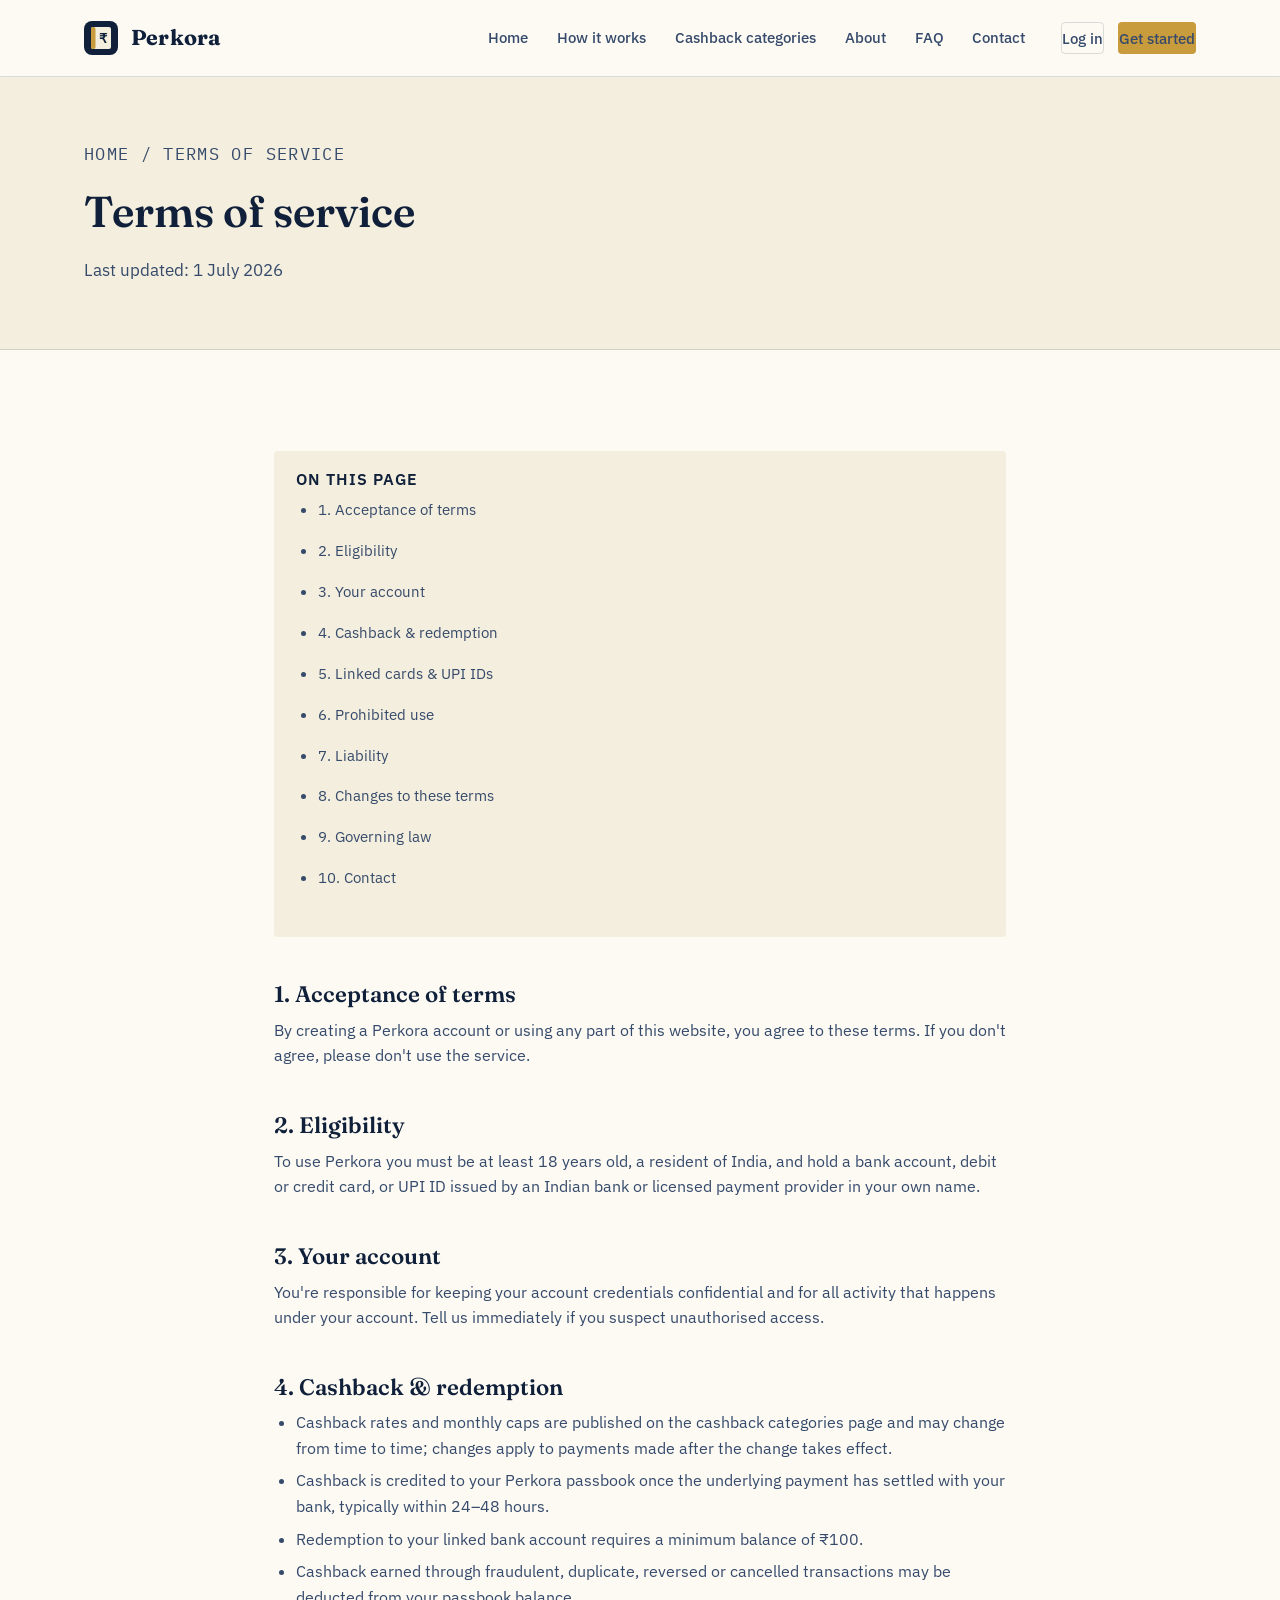
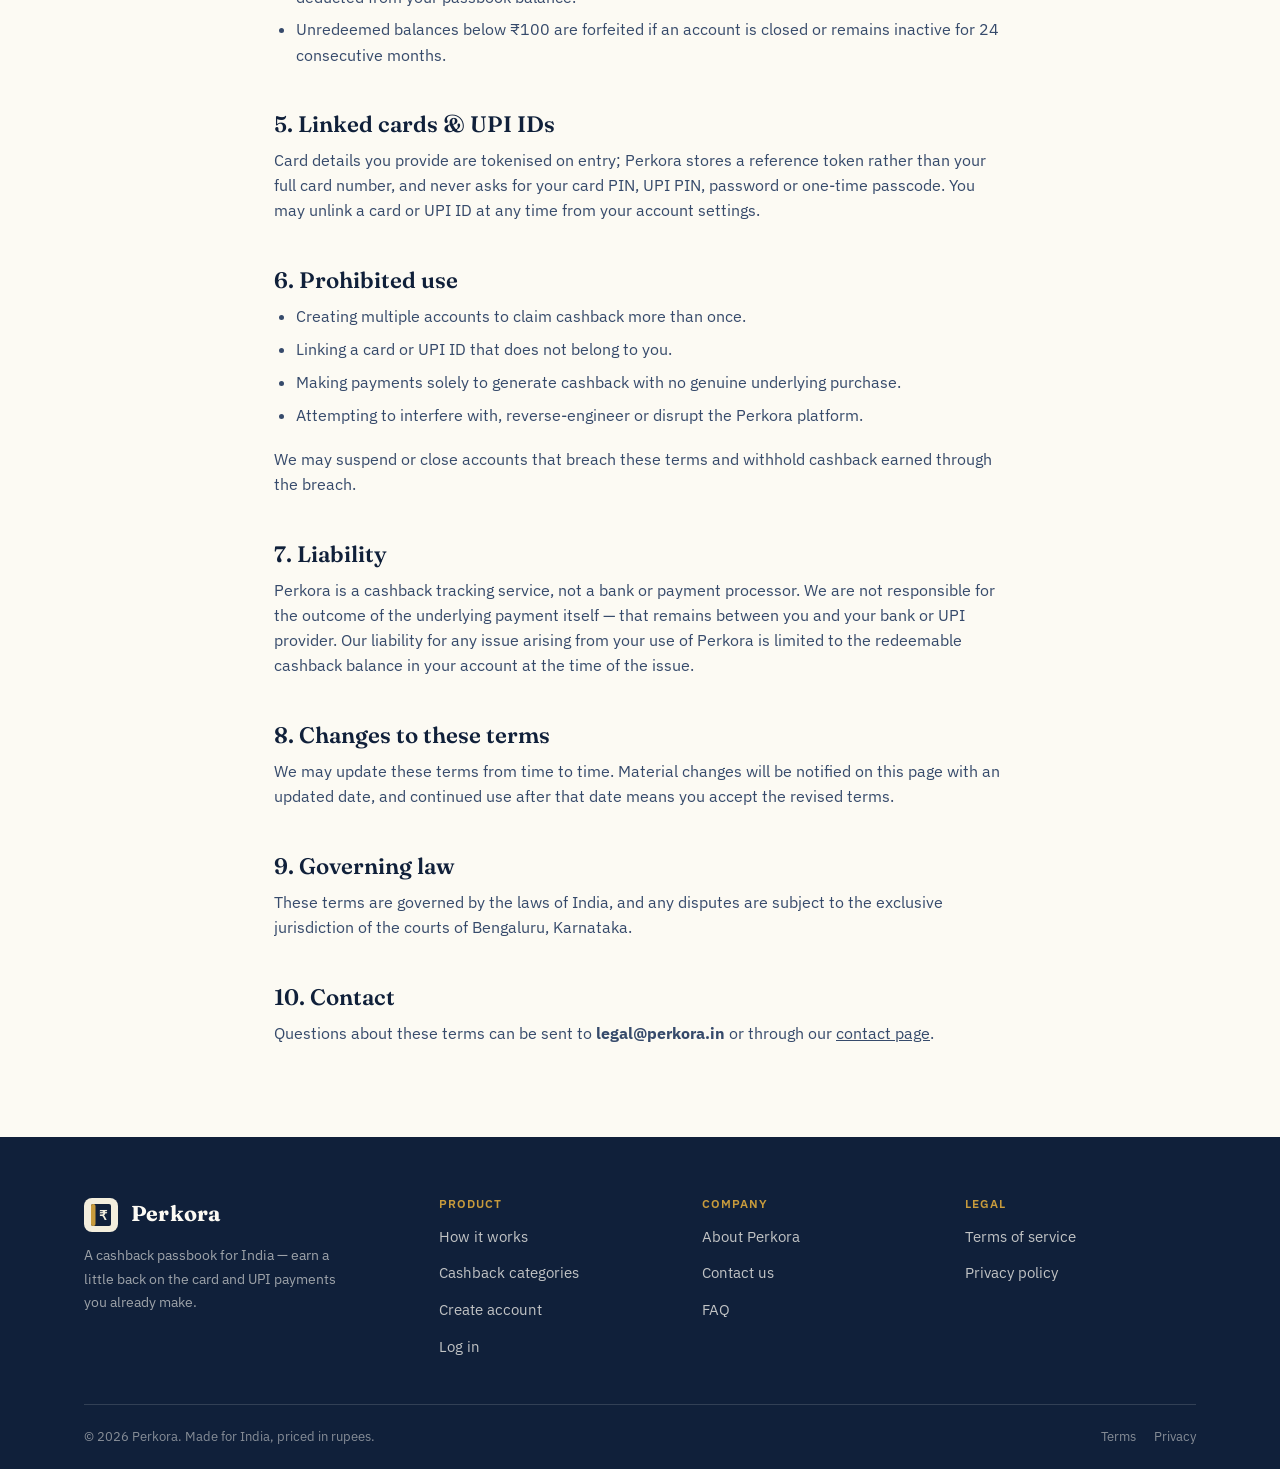
<file: terms.html>
<!DOCTYPE html>
<html lang="en-IN">
<head>
<meta charset="UTF-8">
<meta name="viewport" content="width=device-width, initial-scale=1.0">
<title>Terms of service — Perkora</title>
<meta name="description" content="The terms that govern use of Perkora's cashback passbook, including eligibility, cashback rules, redemption and liability.">
<meta name="theme-color" content="#10203A">
<meta name="robots" content="index, follow">
<link rel="canonical" href="https://www.perkora.in/terms.html">
<link rel="icon" type="image/svg+xml" href="favicon.svg">
<link rel="stylesheet" href="styles.css">
</head>
<body>
<a class="skip-link" href="#main">Skip to content</a>

<header class="site-header">
  <div class="wrap">
    <a href="index.html" class="brand">
      <span class="brand-mark" aria-hidden="true"><svg viewBox="0 0 34 34" xmlns="http://www.w3.org/2000/svg"><rect width="34" height="34" rx="8" fill="#10203A"/><rect x="7" y="6" width="20" height="22" rx="2" fill="#F3EEDD"/><rect x="7" y="6" width="4.5" height="22" rx="2" fill="#C89B3C"/><text x="19" y="22" font-family="Georgia,serif" font-size="13" fill="#10203A" text-anchor="middle">₹</text></svg></span>
      Perkora
    </a>
    <nav class="main-nav" id="main-nav" aria-label="Primary">
      <ul>
        <li><a href="index.html">Home</a></li>
        <li><a href="how-it-works.html">How it works</a></li>
        <li><a href="offers.html">Cashback categories</a></li>
        <li><a href="about.html">About</a></li>
        <li><a href="faq.html">FAQ</a></li>
        <li><a href="contact.html">Contact</a></li>
      </ul>
      <div class="header-actions">
        <a href="login.html" class="btn btn-outline btn-sm">Log in</a>
        <a href="signup.html" class="btn btn-gold btn-sm">Get started</a>
      </div>
    </nav>
    <button class="nav-toggle" aria-label="Toggle menu" aria-expanded="false" aria-controls="main-nav">
      <span></span><span></span><span></span>
    </button>
  </div>
</header>

<main id="main">

  <section class="page-hero">
    <div class="wrap">
      <p class="breadcrumbs"><a href="index.html">Home</a> / Terms of service</p>
      <h1>Terms of service</h1>
      <p class="updated">Last updated: 1 July 2026</p>
    </div>
  </section>

  <section>
    <div class="wrap prose">
      <div class="toc">
        <h2>On this page</h2>
        <ul>
          <li><a href="#acceptance">1. Acceptance of terms</a></li>
          <li><a href="#eligibility">2. Eligibility</a></li>
          <li><a href="#account">3. Your account</a></li>
          <li><a href="#cashback">4. Cashback &amp; redemption</a></li>
          <li><a href="#linked">5. Linked cards &amp; UPI IDs</a></li>
          <li><a href="#prohibited">6. Prohibited use</a></li>
          <li><a href="#liability">7. Liability</a></li>
          <li><a href="#changes">8. Changes to these terms</a></li>
          <li><a href="#law">9. Governing law</a></li>
          <li><a href="#contact">10. Contact</a></li>
        </ul>
      </div>

      <h2 id="acceptance">1. Acceptance of terms</h2>
      <p>By creating a Perkora account or using any part of this website, you agree to these terms. If you don't agree, please don't use the service.</p>

      <h2 id="eligibility">2. Eligibility</h2>
      <p>To use Perkora you must be at least 18 years old, a resident of India, and hold a bank account, debit or credit card, or UPI ID issued by an Indian bank or licensed payment provider in your own name.</p>

      <h2 id="account">3. Your account</h2>
      <p>You're responsible for keeping your account credentials confidential and for all activity that happens under your account. Tell us immediately if you suspect unauthorised access.</p>

      <h2 id="cashback">4. Cashback &amp; redemption</h2>
      <ul>
        <li>Cashback rates and monthly caps are published on the cashback categories page and may change from time to time; changes apply to payments made after the change takes effect.</li>
        <li>Cashback is credited to your Perkora passbook once the underlying payment has settled with your bank, typically within 24–48 hours.</li>
        <li>Redemption to your linked bank account requires a minimum balance of ₹100.</li>
        <li>Cashback earned through fraudulent, duplicate, reversed or cancelled transactions may be deducted from your passbook balance.</li>
        <li>Unredeemed balances below ₹100 are forfeited if an account is closed or remains inactive for 24 consecutive months.</li>
      </ul>

      <h2 id="linked">5. Linked cards &amp; UPI IDs</h2>
      <p>Card details you provide are tokenised on entry; Perkora stores a reference token rather than your full card number, and never asks for your card PIN, UPI PIN, password or one-time passcode. You may unlink a card or UPI ID at any time from your account settings.</p>

      <h2 id="prohibited">6. Prohibited use</h2>
      <ul>
        <li>Creating multiple accounts to claim cashback more than once.</li>
        <li>Linking a card or UPI ID that does not belong to you.</li>
        <li>Making payments solely to generate cashback with no genuine underlying purchase.</li>
        <li>Attempting to interfere with, reverse-engineer or disrupt the Perkora platform.</li>
      </ul>
      <p>We may suspend or close accounts that breach these terms and withhold cashback earned through the breach.</p>

      <h2 id="liability">7. Liability</h2>
      <p>Perkora is a cashback tracking service, not a bank or payment processor. We are not responsible for the outcome of the underlying payment itself — that remains between you and your bank or UPI provider. Our liability for any issue arising from your use of Perkora is limited to the redeemable cashback balance in your account at the time of the issue.</p>

      <h2 id="changes">8. Changes to these terms</h2>
      <p>We may update these terms from time to time. Material changes will be notified on this page with an updated date, and continued use after that date means you accept the revised terms.</p>

      <h2 id="law">9. Governing law</h2>
      <p>These terms are governed by the laws of India, and any disputes are subject to the exclusive jurisdiction of the courts of Bengaluru, Karnataka.</p>

      <h2 id="contact">10. Contact</h2>
      <p>Questions about these terms can be sent to <strong>legal@perkora.in</strong> or through our <a href="contact.html">contact page</a>.</p>
    </div>
  </section>

</main>

<footer class="site-footer">
  <div class="wrap">
    <div class="footer-top">
      <div class="footer-brand">
        <a href="index.html" class="brand">
          <span class="brand-mark" aria-hidden="true"><svg viewBox="0 0 34 34" xmlns="http://www.w3.org/2000/svg"><rect width="34" height="34" rx="8" fill="#F3EEDD"/><rect x="7" y="6" width="20" height="22" rx="2" fill="#10203A"/><rect x="7" y="6" width="4.5" height="22" rx="2" fill="#C89B3C"/><text x="19" y="22" font-family="Georgia,serif" font-size="13" fill="#F3EEDD" text-anchor="middle">₹</text></svg></span>
          Perkora
        </a>
        <p>A cashback passbook for India — earn a little back on the card and UPI payments you already make.</p>
      </div>
      <div class="footer-col">
        <h4>Product</h4>
        <ul>
          <li><a href="how-it-works.html">How it works</a></li>
          <li><a href="offers.html">Cashback categories</a></li>
          <li><a href="signup.html">Create account</a></li>
          <li><a href="login.html">Log in</a></li>
        </ul>
      </div>
      <div class="footer-col">
        <h4>Company</h4>
        <ul>
          <li><a href="about.html">About Perkora</a></li>
          <li><a href="contact.html">Contact us</a></li>
          <li><a href="faq.html">FAQ</a></li>
        </ul>
      </div>
      <div class="footer-col">
        <h4>Legal</h4>
        <ul>
          <li><a href="terms.html">Terms of service</a></li>
          <li><a href="privacy.html">Privacy policy</a></li>
        </ul>
      </div>
    </div>
    <div class="footer-bottom">
      <span>© 2026 Perkora. Made for India, priced in rupees.</span>
      <div class="legal-links">
        <a href="terms.html">Terms</a>
        <a href="privacy.html">Privacy</a>
      </div>
    </div>
  </div>
</footer>

<script src="script.js"></script>
</body>
</html>
</file>
<file: styles.css>
@import url('https://fonts.googleapis.com/css2?family=Fraunces:opsz,wght@9..144,300;9..144,500;9..144,600;9..144,700&family=IBM+Plex+Sans:wght@400;500;600;700&family=IBM+Plex+Mono:wght@400;500;600&display=swap');

/* ---------- Design tokens ---------- */
:root{
  --ink:        #10203A;
  --ink-soft:   #364A6B;
  --paper:      #F3EEDD;
  --paper-white:#FCFAF3;
  --gold:       #C89B3C;
  --gold-deep:  #8F6A21;
  --stamp:      #A63D40;
  --line:       #D8CFB0;
  --line-dark:  rgba(16,32,58,.14);
  --ok:         #3F7D58;

  --font-display: "Fraunces", Georgia, serif;
  --font-body: "IBM Plex Sans", -apple-system, Segoe UI, sans-serif;
  --font-mono: "IBM Plex Mono", "Courier New", monospace;

  --radius: 4px;
  --radius-lg: 10px;
  --shadow-card: 0 1px 2px rgba(16,32,58,.06), 0 8px 24px rgba(16,32,58,.06);
  --max-width: 1160px;
}

*,*::before,*::after{ box-sizing: border-box; }
html{ scroll-behavior: smooth; }
body{
  margin:0;
  font-family: var(--font-body);
  color: var(--ink);
  background: var(--paper-white);
  line-height: 1.6;
  -webkit-font-smoothing: antialiased;
}
img{ max-width:100%; display:block; }
a{ color: inherit; }
h1,h2,h3,h4{ font-family: var(--font-display); font-weight: 600; line-height: 1.1; margin: 0 0 .5em; }
p{ margin: 0 0 1em; }
ul{ margin:0; padding:0; }
li{ list-style:none; }

.wrap{ max-width: var(--max-width); margin:0 auto; padding: 0 24px; }
.eyebrow{
  font-family: var(--font-mono);
  font-size: .78rem;
  letter-spacing: .12em;
  text-transform: uppercase;
  color: var(--gold-deep);
  display:flex; align-items:center; gap:.6em;
  margin-bottom: 1em;
}
.eyebrow::before{
  content:"";
  width: 18px; height: 1px;
  background: var(--gold-deep);
  display:inline-block;
}

/* focus visibility */
a:focus-visible, button:focus-visible, input:focus-visible, textarea:focus-visible, summary:focus-visible{
  outline: 2px solid var(--stamp);
  outline-offset: 3px;
}

@media (prefers-reduced-motion: reduce){
  *{ animation-duration: .001ms !important; animation-iteration-count: 1 !important; transition-duration: .001ms !important; scroll-behavior: auto !important; }
}

/* ---------- Buttons ---------- */
.btn{
  display:inline-flex; align-items:center; justify-content:center; gap:.5em;
  font-family: var(--font-body); font-weight:600; font-size: .95rem;
  padding: .85em 1.6em;
  border-radius: var(--radius);
  border: 1px solid transparent;
  cursor:pointer; text-decoration:none;
  transition: transform .15s ease, box-shadow .15s ease, background-color .15s ease;
}
.btn:active{ transform: translateY(1px); }
.btn-gold{ background: var(--gold); color: var(--ink); }
.btn-gold:hover{ background: var(--gold-deep); box-shadow: 0 6px 18px rgba(200,155,60,.35); }
.btn-ink{ background: var(--ink); color: var(--paper-white); }
.btn-ink:hover{ background:#0A1626; box-shadow: 0 6px 18px rgba(16,32,58,.3); }
.btn-outline{ background: transparent; color: var(--ink); border-color: var(--line-dark); }
.btn-outline:hover{ border-color: var(--ink); }
.btn-outline.on-dark{ color: var(--paper-white); border-color: rgba(252,250,243,.35); }
.btn-outline.on-dark:hover{ border-color: var(--paper-white); }
.btn-block{ width:100%; }
.btn-sm{ padding: .6em 1.1em; font-size: .85rem; }

/* ---------- Header ---------- */
.site-header{
  position: sticky; top:0; z-index: 50;
  background: rgba(252,250,243,.92);
  backdrop-filter: saturate(140%) blur(8px);
  border-bottom: 1px solid var(--line-dark);
}
.site-header .wrap{
  display:flex; align-items:center; justify-content:space-between;
  height: 76px;
}
.brand{
  display:flex; align-items:center; gap:.6em;
  text-decoration:none; color: var(--ink);
  font-family: var(--font-display); font-weight:700; font-size: 1.35rem;
  letter-spacing:.01em;
}
.brand-mark{ width: 34px; height:34px; flex:none; }
.brand-mark svg{ width:100%; height:100%; display:block; }

.main-nav{ display:flex; align-items:center; gap: 2.2em; }
.main-nav ul{ display:flex; gap: 1.8em; }
.main-nav a{
  text-decoration:none; font-weight:500; font-size:.95rem; color: var(--ink-soft);
  position:relative; padding: .2em 0;
}
.main-nav a:hover{ color: var(--ink); }
.main-nav a[aria-current="page"]{ color: var(--ink); }
.main-nav a[aria-current="page"]::after{
  content:""; position:absolute; left:0; right:0; bottom:-6px; height:2px; background: var(--gold);
}
.header-actions{ display:flex; align-items:center; gap: .9em; }

.nav-toggle{
  display:none; background:none; border:none; cursor:pointer; padding:.4em;
  flex-direction:column; gap:5px;
}
.nav-toggle span{ width:24px; height:2px; background: var(--ink); display:block; }

@media (max-width: 880px){
  .main-nav{
    position:fixed; inset: 76px 0 0 0; background: var(--paper-white);
    flex-direction:column; align-items:flex-start; padding: 2em 24px;
    transform: translateY(-8px); opacity:0; visibility:hidden;
    transition: opacity .2s ease, transform .2s ease, visibility .2s;
    overflow-y:auto;
  }
  .main-nav.open{ opacity:1; visibility:visible; transform:translateY(0); }
  .main-nav ul{ flex-direction:column; gap: 1.4em; width:100%; }
  .main-nav ul a{ font-size:1.1rem; }
  .header-actions{ flex-direction:column; align-items:stretch; margin-top: 2em; width:100%; gap:.8em; }
  .nav-toggle{ display:flex; }
}

/* ---------- Hero ---------- */
.hero{ padding: 88px 0 64px; overflow:hidden; }
.hero .wrap{ display:grid; grid-template-columns: 1.05fr 1fr; gap: 56px; align-items:center; }
.hero h1{ font-size: clamp(2.2rem, 4vw, 3.35rem); color: var(--ink); }
.hero h1 em{ font-style: italic; color: var(--gold-deep); }
.hero-lede{ font-size: 1.1rem; color: var(--ink-soft); max-width: 46ch; }
.hero-ctas{ display:flex; gap: 1em; margin-top: 1.6em; flex-wrap:wrap; }
.hero-fine{ margin-top:1.4em; font-family: var(--font-mono); font-size:.78rem; color: var(--ink-soft); }

@media (max-width: 880px){
  .hero .wrap{ grid-template-columns: 1fr; }
  .hero{ padding-top: 40px; }
}

/* ---------- Passbook (signature element) ---------- */
.passbook{
  background: var(--ink);
  color: var(--paper-white);
  border-radius: var(--radius-lg);
  padding: 28px 26px 22px;
  box-shadow: 0 24px 60px rgba(16,32,58,.35);
  position:relative;
  transform: rotate(1.2deg);
}
.passbook::before{
  content:"";
  position:absolute; inset: 10px;
  border: 1px dashed rgba(252,250,243,.18);
  border-radius: 6px;
  pointer-events:none;
}
.passbook-head{
  display:flex; justify-content:space-between; align-items:flex-start;
  border-bottom: 1px solid rgba(252,250,243,.2);
  padding-bottom: 14px; margin-bottom: 10px;
}
.passbook-head .label{ font-family: var(--font-mono); font-size:.72rem; letter-spacing:.1em; text-transform:uppercase; color: var(--gold); }
.passbook-head .name{ font-family: var(--font-display); font-size:1.15rem; margin-top:.25em; }
.passbook-stamp{
  width:58px; height:58px; border-radius:50%;
  border:2px solid var(--stamp);
  color: var(--stamp);
  display:flex; align-items:center; justify-content:center;
  text-align:center; font-family: var(--font-mono); font-size:.58rem; letter-spacing:.05em; text-transform:uppercase;
  transform: rotate(-14deg);
  flex:none;
}
.ledger{ width:100%; border-collapse:collapse; font-family: var(--font-mono); font-size:.82rem; }
.ledger th{
  text-align:left; font-weight:500; color: rgba(252,250,243,.55);
  font-size:.68rem; letter-spacing:.08em; text-transform:uppercase;
  padding: 6px 6px; border-bottom: 1px solid rgba(252,250,243,.18);
}
.ledger td{ padding: 9px 6px; border-bottom: 1px dashed rgba(252,250,243,.14); vertical-align: top; }
.ledger td.credit{ color:#8FD1A6; text-align:right; white-space:nowrap; }
.ledger td.bal{ text-align:right; color: rgba(252,250,243,.7); white-space:nowrap; }
.ledger tr:last-child td{ border-bottom:none; }
.passbook-foot{
  display:flex; justify-content:space-between; align-items:baseline;
  margin-top: 14px; padding-top: 12px; border-top: 1px solid rgba(252,250,243,.2);
}
.passbook-foot .k{ font-family: var(--font-mono); font-size:.7rem; text-transform:uppercase; letter-spacing:.08em; color: rgba(252,250,243,.55); }
.passbook-foot .v{ font-family: var(--font-mono); font-size: 1.3rem; color: var(--gold); }

/* ---------- Sections generic ---------- */
section{ padding: 76px 0; }
.section-head{ max-width: 640px; margin-bottom: 44px; }
.section-head.center{ margin-left:auto; margin-right:auto; text-align:center; }
.section-head h2{ font-size: clamp(1.7rem, 3vw, 2.3rem); }
.section-head p{ color: var(--ink-soft); font-size: 1.05rem; }
.band-paper{ background: var(--paper); }
.band-ink{ background: var(--ink); color: var(--paper-white); }
.band-ink .section-head p{ color: rgba(252,250,243,.72); }
.band-ink .eyebrow{ color: var(--gold); }
.band-ink .eyebrow::before{ background: var(--gold); }

/* ---------- Steps (ledger entries) ---------- */
.steps{ display:grid; grid-template-columns: repeat(4,1fr); gap: 0; border-top:1px solid var(--line-dark); }
.step{
  padding: 26px 22px 22px 0;
  border-right: 1px solid var(--line-dark);
}
.step:last-child{ border-right:none; }
.step .num{
  font-family: var(--font-mono); color: var(--gold-deep); font-size:.85rem;
  display:block; margin-bottom: .8em;
}
.step h3{ font-size: 1.1rem; margin-bottom:.4em; }
.step p{ color: var(--ink-soft); font-size: .95rem; margin:0; }
@media (max-width: 880px){
  .steps{ grid-template-columns: 1fr; border-top:none; }
  .step{ border-right:none; border-top:1px solid var(--line-dark); padding: 22px 0; }
}

/* ---------- Coupon / offer cards ---------- */
.offer-grid{ display:grid; grid-template-columns: repeat(4, 1fr); gap: 20px; }
@media (max-width: 980px){ .offer-grid{ grid-template-columns: repeat(2,1fr); } }
@media (max-width: 560px){ .offer-grid{ grid-template-columns: 1fr; } }

.coupon{
  background: var(--paper-white);
  border: 1px solid var(--line-dark);
  border-radius: var(--radius);
  padding: 22px 20px;
  position:relative;
  box-shadow: var(--shadow-card);
}
.coupon::before,.coupon::after{
  content:""; position:absolute; width:16px; height:16px; background: var(--paper);
  border-radius:50%; top:50%; transform:translateY(-50%);
}
.coupon::before{ left:-9px; box-shadow: inset 0 0 0 1px var(--line-dark); }
.coupon::after{ right:-9px; box-shadow: inset 0 0 0 1px var(--line-dark); }
.band-paper .coupon::before,.band-paper .coupon::after{ background: var(--paper-white); }
.coupon .pct{ font-family: var(--font-mono); font-size: 1.5rem; color: var(--gold-deep); }
.coupon h3{ font-size: 1.02rem; margin: .3em 0 .3em; }
.coupon p{ font-size:.88rem; color: var(--ink-soft); margin:0; }
.coupon .tear{
  border-top: 1px dashed var(--line-dark); margin: 14px 0 0; padding-top: 10px;
  font-family: var(--font-mono); font-size:.72rem; letter-spacing:.06em; text-transform:uppercase; color: var(--ink-soft);
}

/* ---------- Feature list w/ icon ---------- */
.feature-grid{ display:grid; grid-template-columns: repeat(3,1fr); gap: 28px; }
@media (max-width: 880px){ .feature-grid{ grid-template-columns: 1fr; } }
.feature{ display:flex; gap: 16px; }
.feature .ico{
  width:44px; height:44px; flex:none; border-radius:50%;
  background: var(--paper); display:flex; align-items:center; justify-content:center;
  color: var(--ink);
}
.feature .ico svg{ width:22px; height:22px; }
.feature h3{ font-size: 1.05rem; margin-bottom:.3em; }
.feature p{ font-size:.92rem; color: var(--ink-soft); margin:0; }

/* ---------- Stats strip ---------- */
.stats{ display:grid; grid-template-columns: repeat(4,1fr); border: 1px solid var(--line-dark); border-radius: var(--radius-lg); overflow:hidden; }
.stat{ padding: 26px 20px; border-right: 1px solid var(--line-dark); background: var(--paper-white); }
.stat:last-child{ border-right:none; }
.stat .v{ font-family: var(--font-mono); font-size: 1.6rem; color: var(--gold-deep); display:block; margin-bottom:.2em; }
.stat .l{ font-size:.85rem; color: var(--ink-soft); }
@media (max-width: 700px){ .stats{ grid-template-columns: 1fr 1fr; } .stat{ border-bottom: 1px solid var(--line-dark); } }

/* ---------- Testimonials ---------- */
.quote-grid{ display:grid; grid-template-columns: repeat(3,1fr); gap: 22px; }
@media (max-width: 880px){ .quote-grid{ grid-template-columns: 1fr; } }
.quote{ background: var(--paper-white); border:1px solid var(--line-dark); border-radius: var(--radius); padding: 24px; }
.quote p.text{ font-family: var(--font-display); font-size: 1.05rem; font-style:italic; color: var(--ink); }
.quote .who{ font-family: var(--font-mono); font-size:.78rem; color: var(--ink-soft); text-transform:uppercase; letter-spacing:.05em; }

/* ---------- CTA band ---------- */
.cta-band{ background: var(--ink); color: var(--paper-white); text-align:center; }
.cta-band h2{ font-size: clamp(1.7rem,3vw,2.4rem); }
.cta-band p{ color: rgba(252,250,243,.72); max-width: 50ch; margin: 0 auto 1.6em; }
.cta-actions{ display:flex; gap:1em; justify-content:center; flex-wrap:wrap; }

/* ---------- Footer ---------- */
.site-footer{ background: var(--ink); color: rgba(252,250,243,.8); padding-top: 60px; }
.footer-top{ display:grid; grid-template-columns: 1.4fr repeat(3,1fr); gap: 32px; padding-bottom: 44px; border-bottom: 1px solid rgba(252,250,243,.14); }
.footer-brand .brand{ color: var(--paper-white); }
.footer-brand p{ color: rgba(252,250,243,.6); font-size:.9rem; max-width: 32ch; margin-top: .8em; }
.footer-col h4{ font-family: var(--font-body); font-size:.78rem; text-transform:uppercase; letter-spacing:.08em; color: var(--gold); margin-bottom: 1em; }
.footer-col ul{ display:flex; flex-direction:column; gap:.7em; }
.footer-col a{ text-decoration:none; color: rgba(252,250,243,.75); font-size:.92rem; }
.footer-col a:hover{ color: var(--paper-white); }
.footer-bottom{ display:flex; justify-content:space-between; align-items:center; padding: 22px 0; font-size:.8rem; color: rgba(252,250,243,.5); flex-wrap:wrap; gap: .8em; }
.footer-bottom .legal-links{ display:flex; gap: 1.4em; }
.footer-bottom a{ text-decoration:none; color: rgba(252,250,243,.5); }
.footer-bottom a:hover{ color: var(--paper-white); }
@media (max-width: 880px){ .footer-top{ grid-template-columns: 1fr 1fr; } }
@media (max-width: 560px){ .footer-top{ grid-template-columns: 1fr; } }

/* ---------- Inner page hero (simple) ---------- */
.page-hero{ padding: 64px 0 48px; border-bottom: 1px solid var(--line-dark); background: var(--paper); }
.page-hero h1{ font-size: clamp(2rem,3.4vw,2.7rem); max-width: 20ch; }
.page-hero p{ color: var(--ink-soft); font-size: 1.05rem; max-width: 56ch; }
.breadcrumbs{ font-family: var(--font-mono); font-size:.75rem; text-transform:uppercase; letter-spacing:.08em; color: var(--ink-soft); margin-bottom: 1.2em; }
.breadcrumbs a{ text-decoration:none; color: var(--ink-soft); }
.breadcrumbs a:hover{ color: var(--ink); }

/* ---------- Prose / legal pages ---------- */
.prose{ max-width: 780px; }
.prose h2{ font-size: 1.4rem; margin-top: 2em; }
.prose h3{ font-size: 1.1rem; margin-top: 1.4em; font-family: var(--font-body); font-weight:600; }
.prose p, .prose li{ color: var(--ink-soft); font-size: .98rem; }
.prose ul{ margin: 0 0 1.2em; padding-left: 1.4em; }
.prose li{ list-style: disc; margin-bottom: .5em; }
.prose .updated{ font-family: var(--font-mono); font-size:.8rem; color: var(--ink-soft); }
.toc{ background: var(--paper); border-radius: var(--radius); padding: 20px 22px; margin: 1.6em 0 2.4em; }
.toc h2{ margin-top:0; font-size: 1rem; font-family: var(--font-body); text-transform:uppercase; letter-spacing:.06em; }
.toc ul{ display:flex; flex-direction:column; gap:.5em; }
.toc a{ text-decoration:none; font-size:.92rem; color: var(--ink-soft); }
.toc a:hover{ color: var(--ink); }

/* ---------- FAQ accordion ---------- */
.faq-list{ max-width: 780px; border-top: 1px solid var(--line-dark); }
.faq-item{ border-bottom: 1px solid var(--line-dark); }
.faq-item summary{
  cursor:pointer; list-style:none; padding: 20px 0; font-weight:600; font-size:1.02rem;
  display:flex; justify-content:space-between; align-items:center; gap:1em;
}
.faq-item summary::-webkit-details-marker{ display:none; }
.faq-item summary .plus{ font-family: var(--font-mono); color: var(--gold-deep); flex:none; transition: transform .2s ease; }
.faq-item[open] summary .plus{ transform: rotate(45deg); }
.faq-item p{ color: var(--ink-soft); padding-bottom: 20px; max-width: 68ch; }

/* ---------- Forms ---------- */
.form-card{
  background: var(--paper-white); border:1px solid var(--line-dark); border-radius: var(--radius-lg);
  padding: 36px; box-shadow: var(--shadow-card);
}
.field{ margin-bottom: 1.2em; }
.field label{ display:block; font-size:.85rem; font-weight:600; margin-bottom:.45em; }
.field .hint{ font-size:.78rem; color: var(--ink-soft); margin-top:.35em; }
.field input, .field select, .field textarea{
  width:100%; font-family: var(--font-body); font-size:.95rem; color: var(--ink);
  padding: .8em .9em; border: 1px solid var(--line-dark); border-radius: var(--radius);
  background: var(--paper-white);
}
.field input:focus, .field select:focus, .field textarea:focus{ border-color: var(--gold-deep); outline:none; box-shadow: 0 0 0 3px rgba(200,155,60,.18); }
.field-row{ display:grid; grid-template-columns: 1fr 1fr; gap: 1em; }
@media (max-width:560px){ .field-row{ grid-template-columns:1fr; } }
.check-row{ display:flex; align-items:flex-start; gap:.6em; font-size:.85rem; color: var(--ink-soft); }
.check-row input{ margin-top:.3em; width:auto; }
.form-note{
  margin-top: 1.2em; padding: .9em 1em; border-radius: var(--radius);
  background: var(--paper); font-size:.85rem; color: var(--ink-soft); display:none;
}
.form-note.show{ display:block; }
.auth-split{ display:grid; grid-template-columns: 1fr 1fr; gap: 48px; align-items:center; }
@media (max-width: 880px){ .auth-split{ grid-template-columns: 1fr; } }
.auth-aside{ background: var(--ink); color: var(--paper-white); border-radius: var(--radius-lg); padding: 40px; }
.auth-aside h2{ font-size: 1.5rem; }
.auth-aside ul{ margin-top: 1.4em; display:flex; flex-direction:column; gap: .9em; }
.auth-aside li{ display:flex; gap:.7em; font-size:.92rem; color: rgba(252,250,243,.85); }
.auth-aside li svg{ flex:none; width:18px; height:18px; color: var(--gold); margin-top:.15em; }
.auth-switch{ text-align:center; margin-top: 1.4em; font-size:.92rem; color: var(--ink-soft); }
.auth-switch a{ color: var(--gold-deep); font-weight:600; text-decoration:none; }

/* ---------- Team / about ---------- */
.team-grid{ display:grid; grid-template-columns: repeat(4,1fr); gap: 22px; }
@media (max-width: 880px){ .team-grid{ grid-template-columns: repeat(2,1fr); } }
.team-card{ text-align:left; }
.avatar{
  width:100%; aspect-ratio: 1; border-radius: var(--radius); background: var(--paper);
  display:flex; align-items:center; justify-content:center;
  font-family: var(--font-display); font-size: 1.8rem; color: var(--gold-deep); margin-bottom: .8em;
}
.team-card h3{ font-size:1rem; margin-bottom:.1em; }
.team-card .role{ font-family: var(--font-mono); font-size:.75rem; color: var(--ink-soft); text-transform:uppercase; letter-spacing:.05em; }

/* ---------- Contact ---------- */
.contact-grid{ display:grid; grid-template-columns: 1fr 1.2fr; gap: 48px; }
@media (max-width: 880px){ .contact-grid{ grid-template-columns: 1fr; } }
.contact-info li{ display:flex; gap: 14px; margin-bottom: 1.4em; }
.contact-info .ico{ width:40px; height:40px; flex:none; border-radius:50%; background: var(--paper); display:flex; align-items:center; justify-content:center; }
.contact-info .ico svg{ width:19px; height:19px; }
.contact-info h3{ font-size:.95rem; margin-bottom:.2em; }
.contact-info p{ font-size:.9rem; color: var(--ink-soft); margin:0; }

/* ---------- misc ---------- */
.skip-link{
  position:absolute; left:-999px; top:auto;
  background: var(--ink); color:var(--paper-white); padding: .8em 1.2em; z-index:100;
  border-radius: var(--radius);
}
.skip-link:focus{ left: 16px; top: 16px; }
</file>
